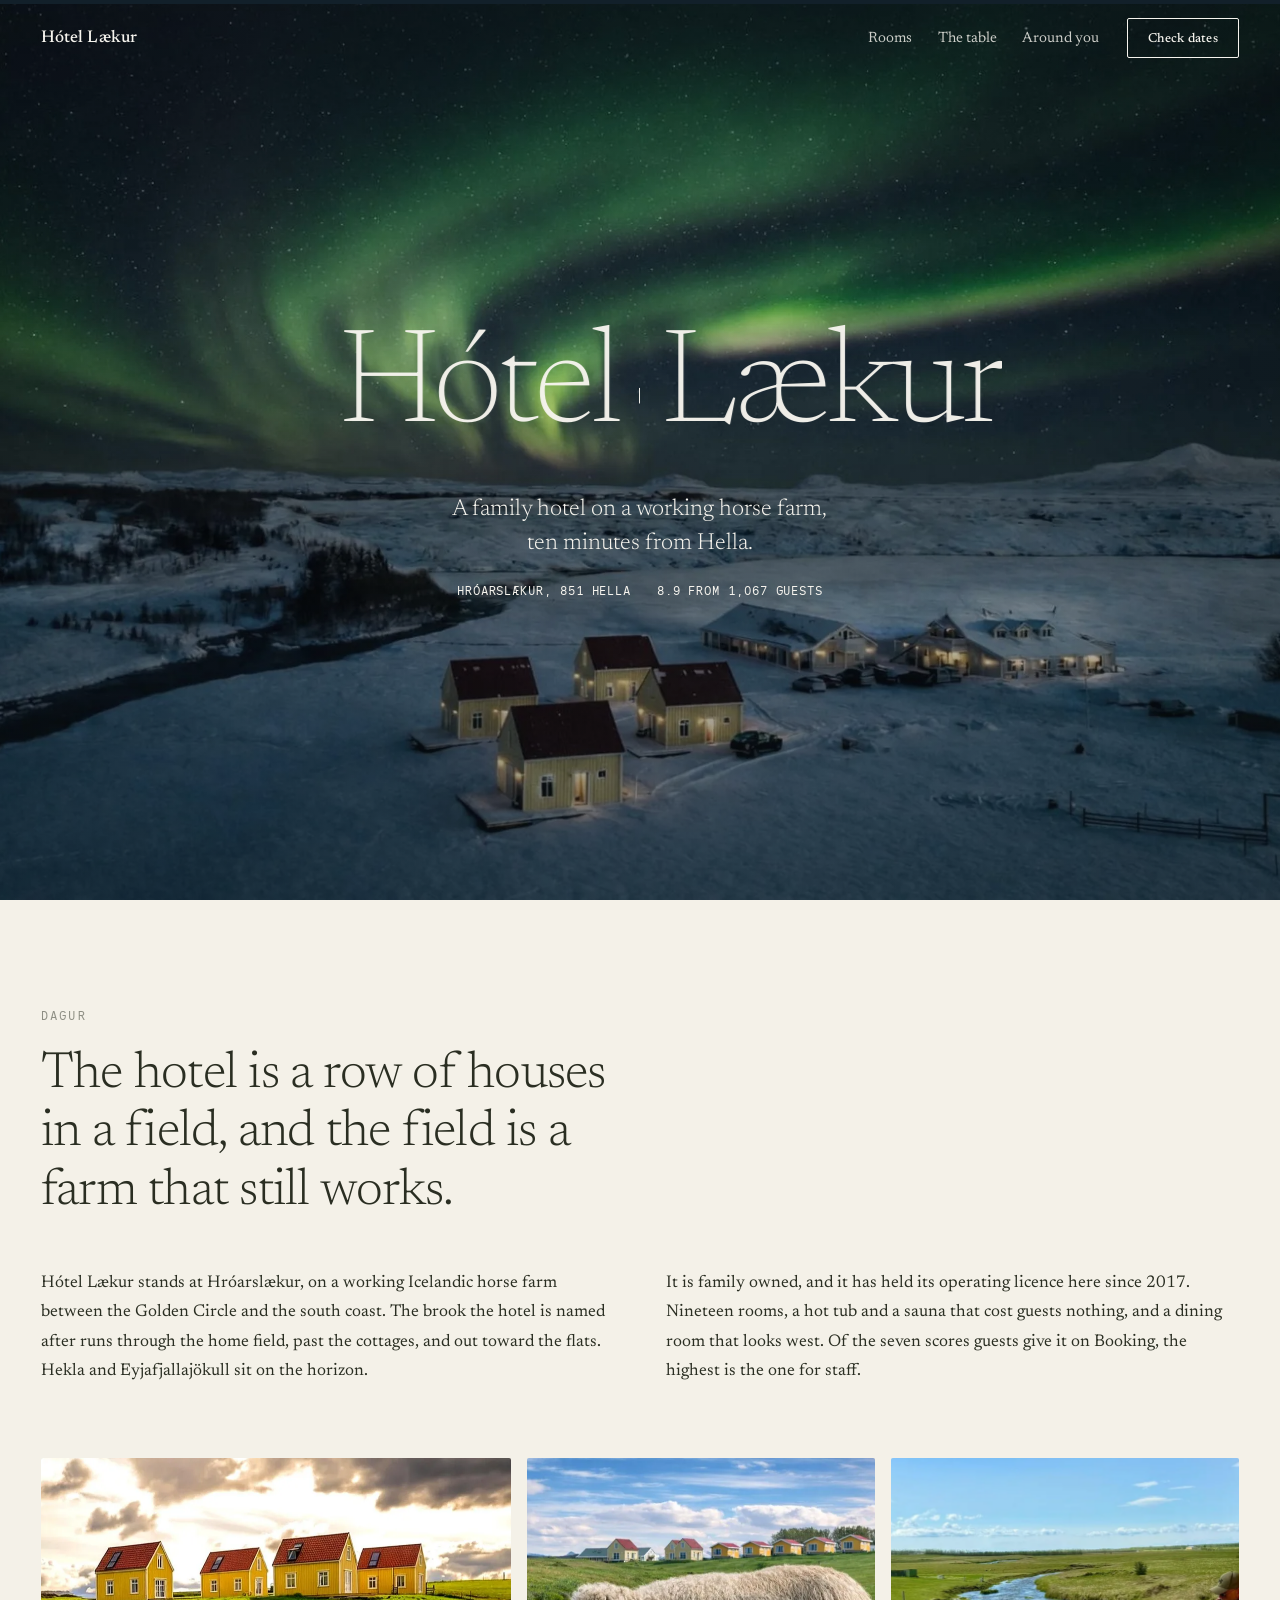
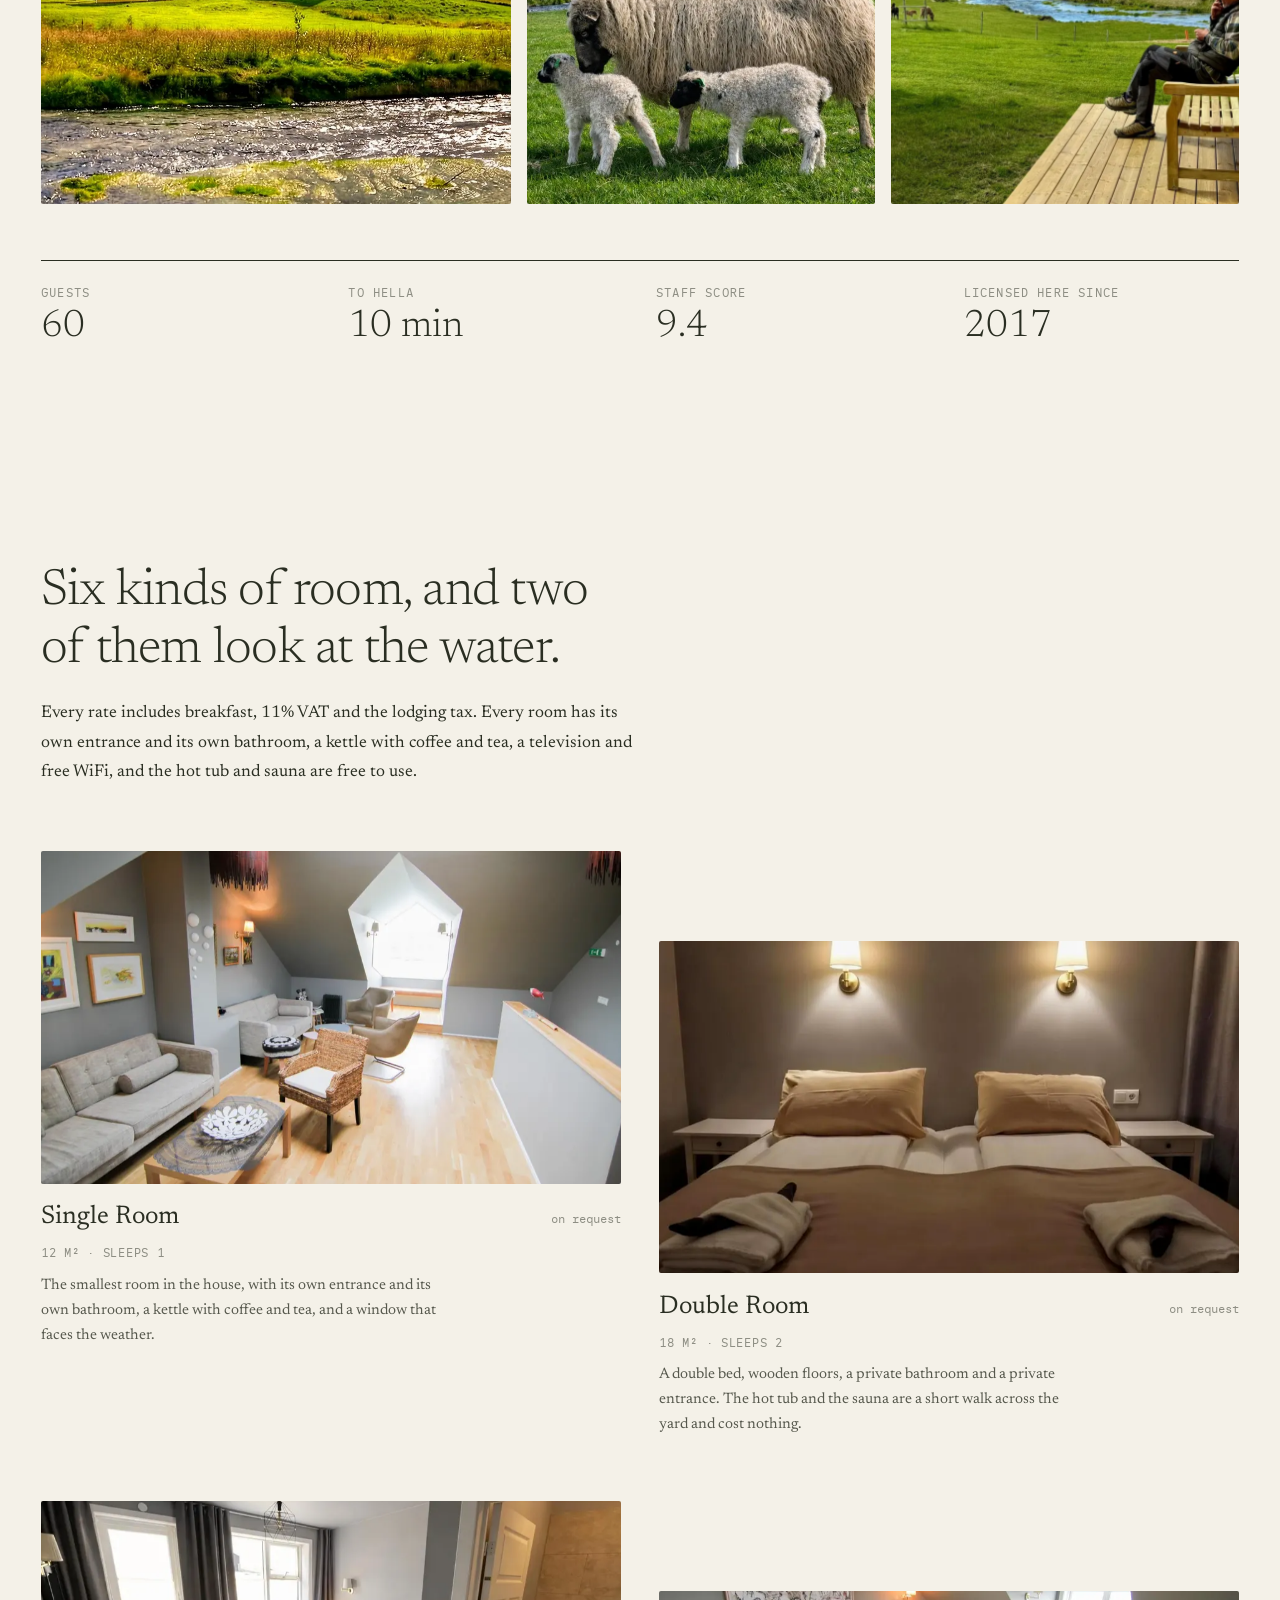
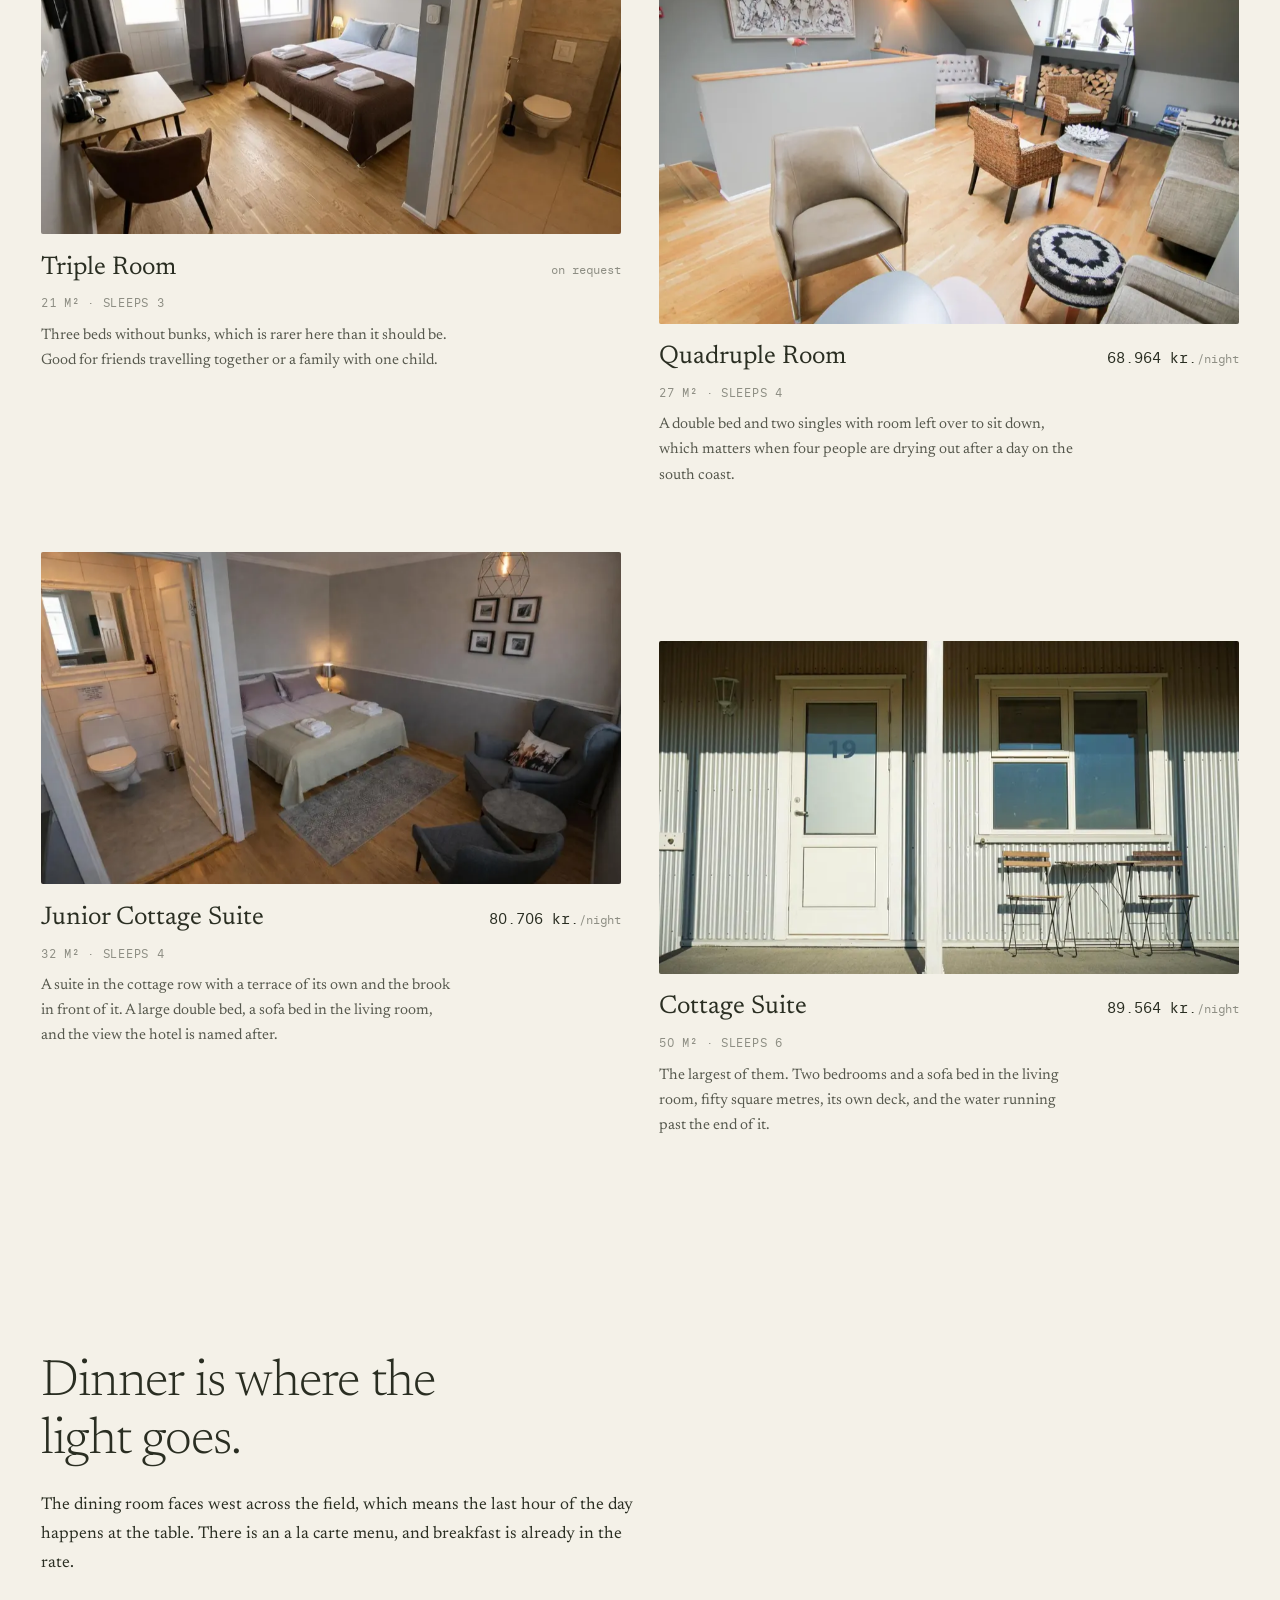
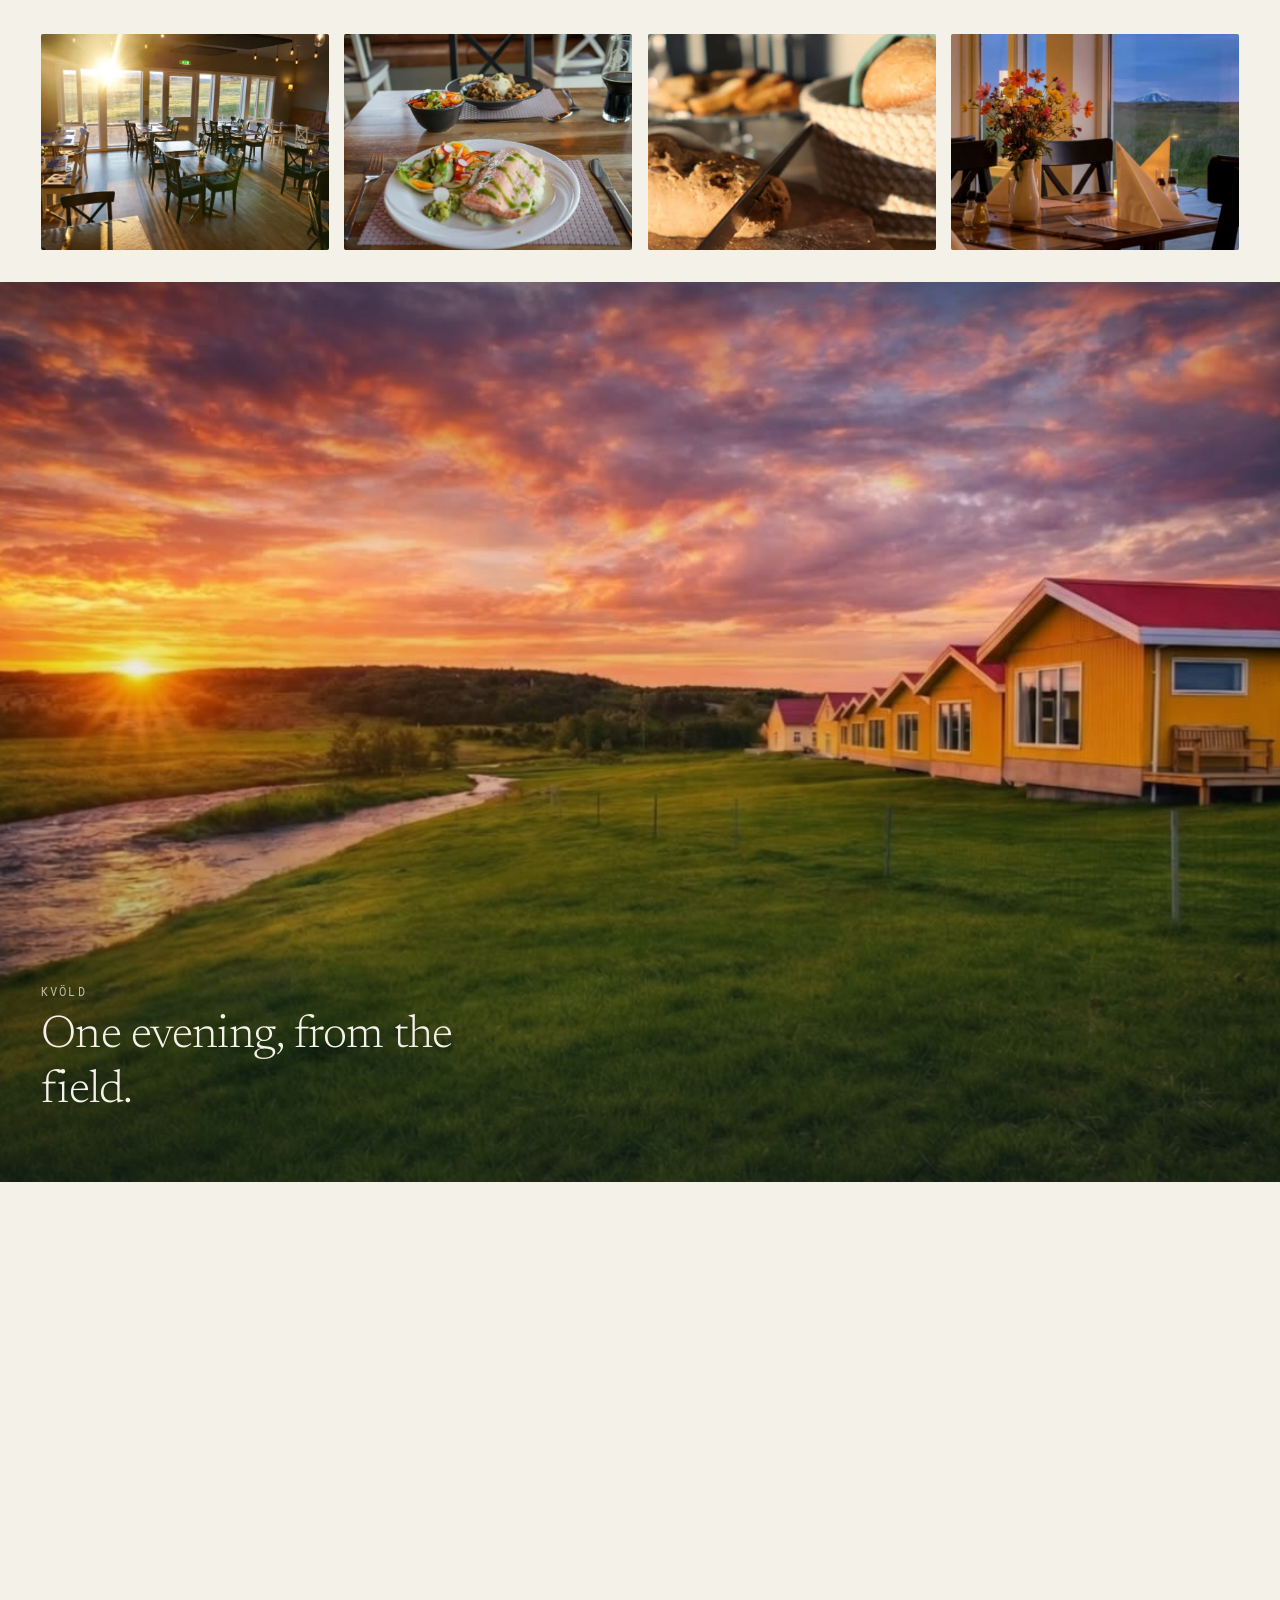
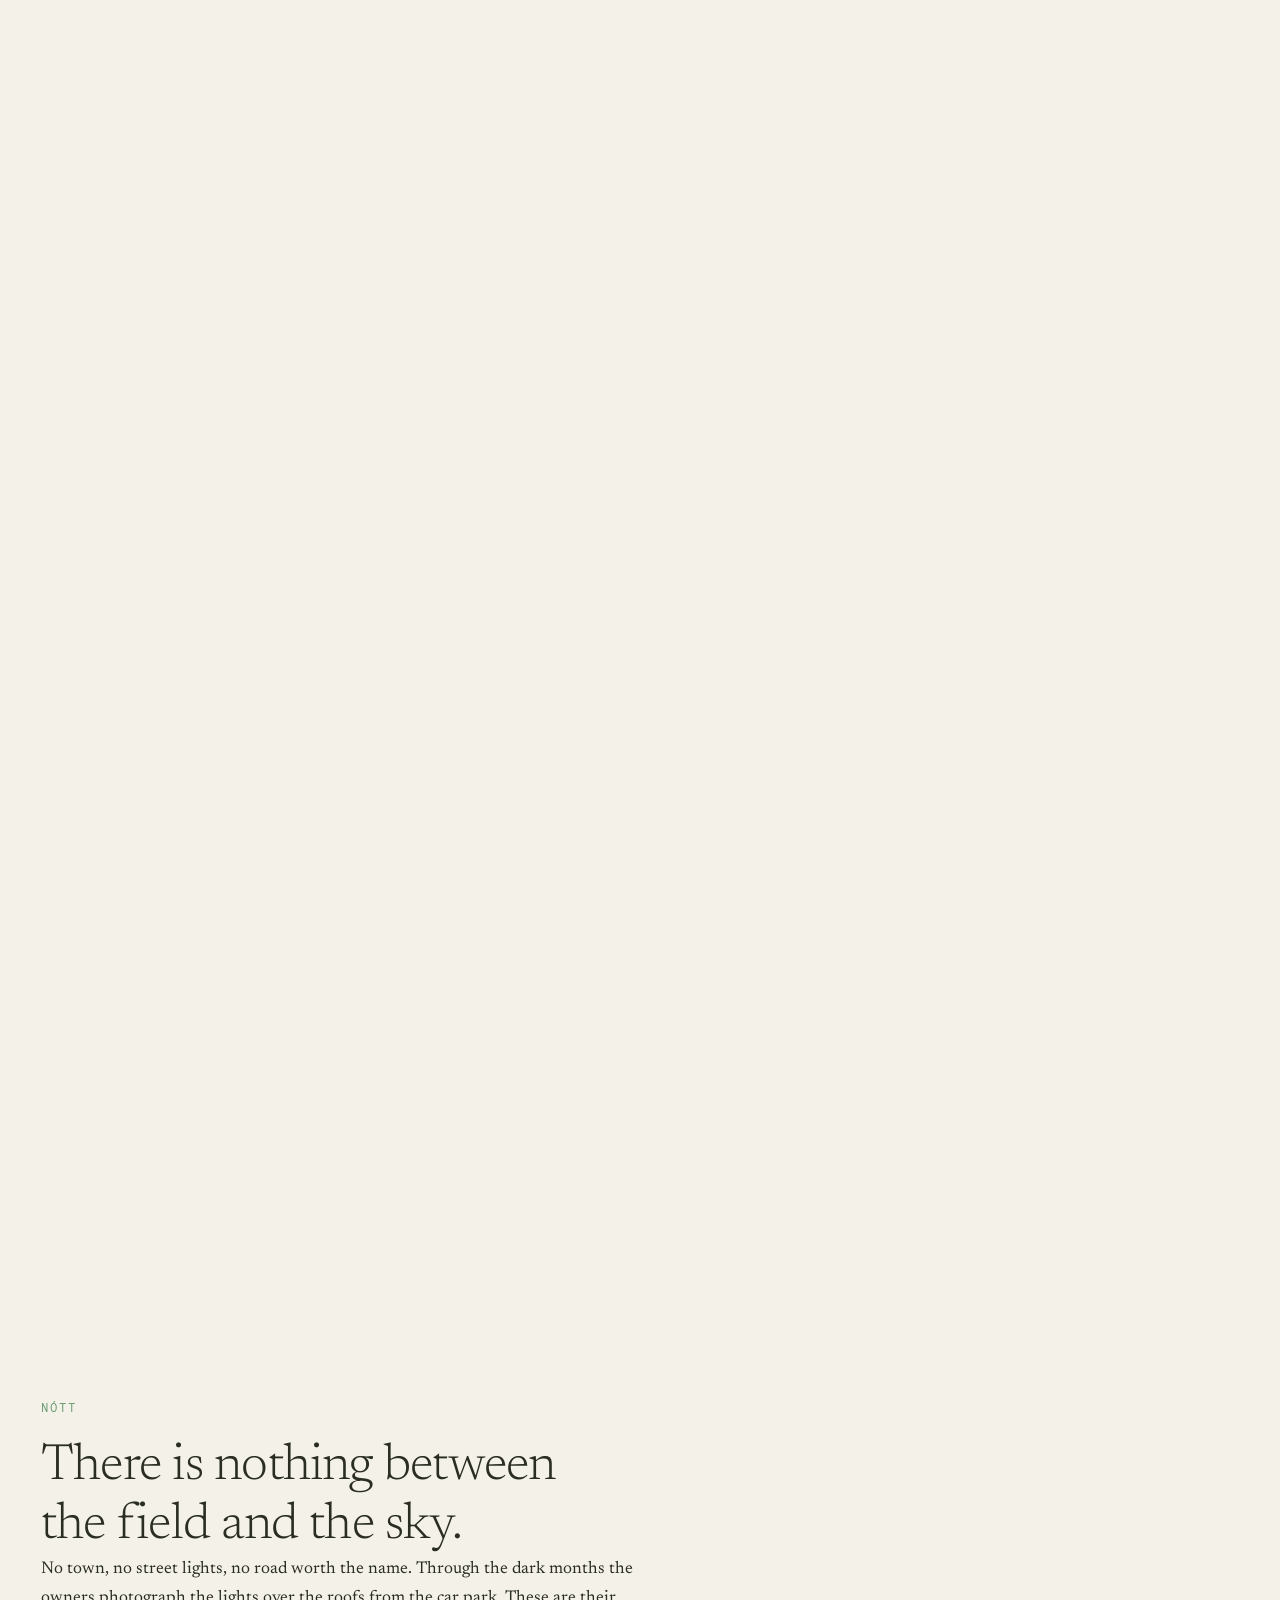
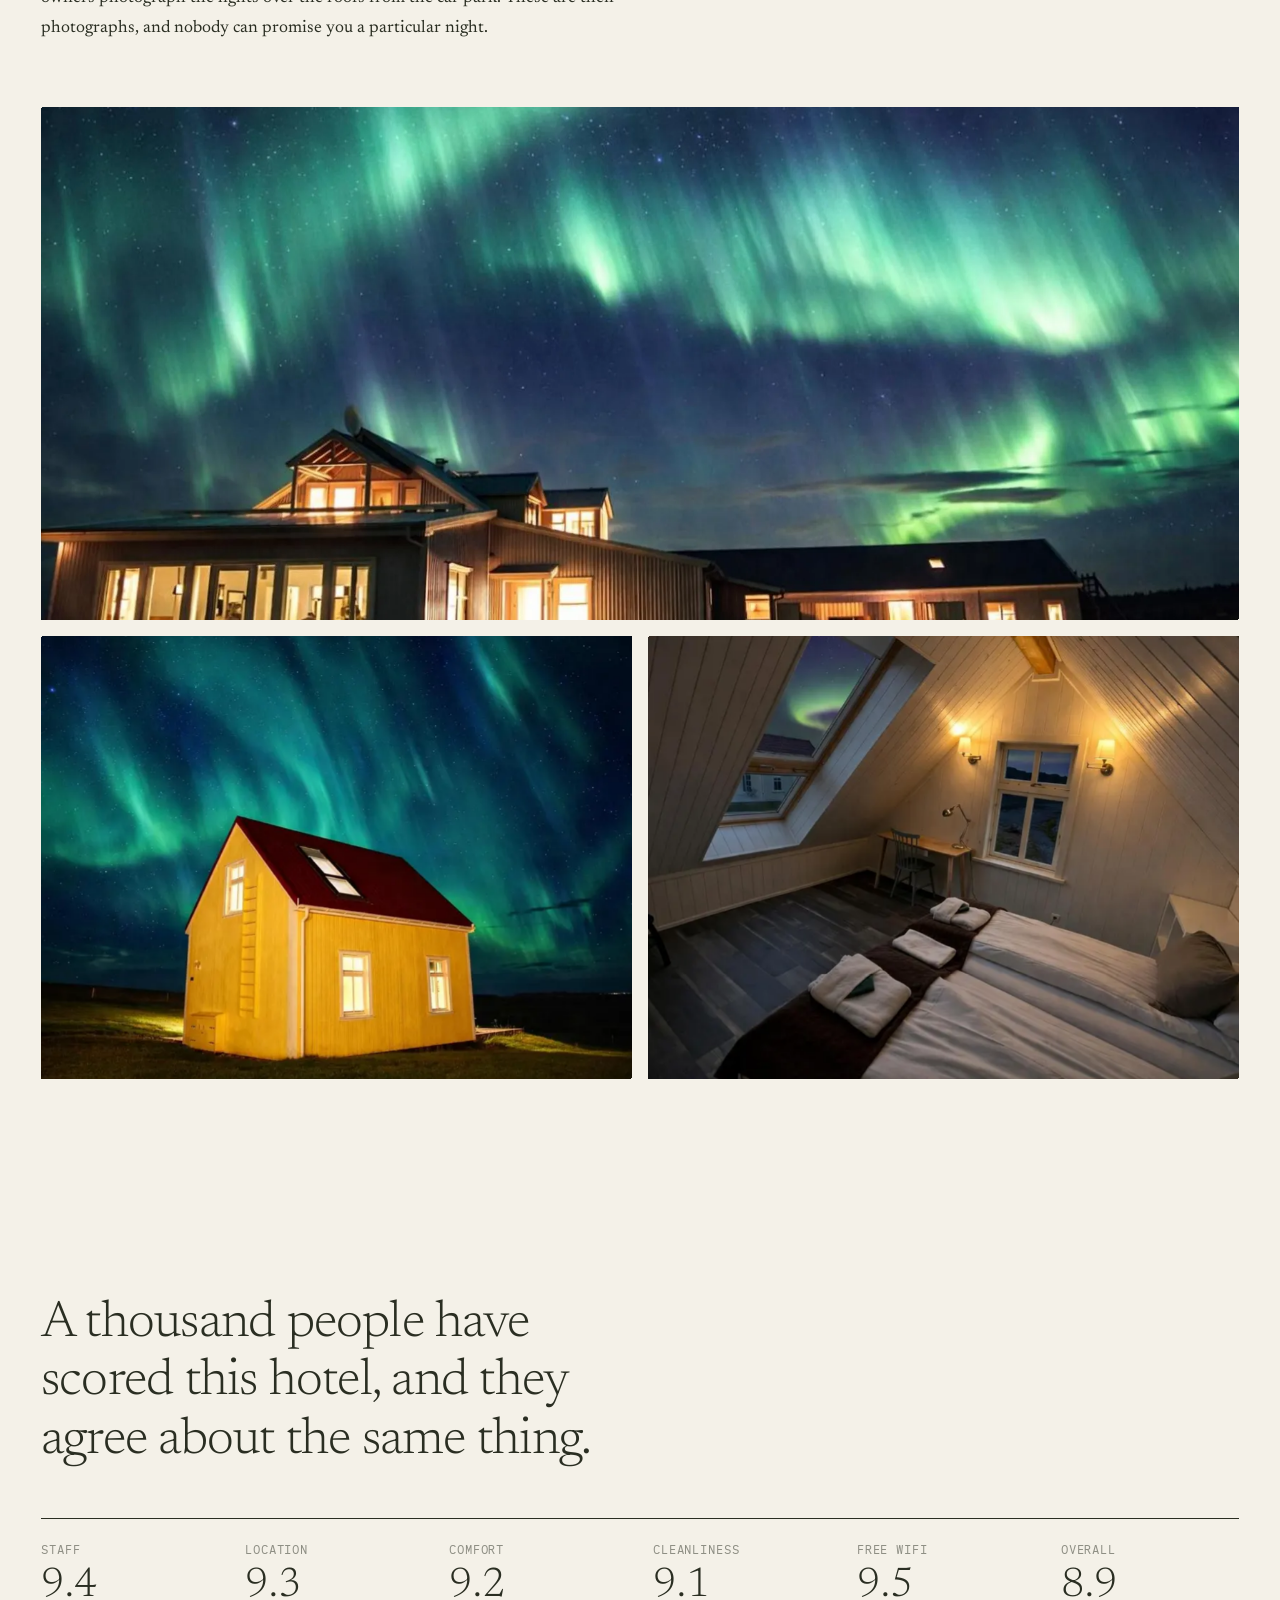
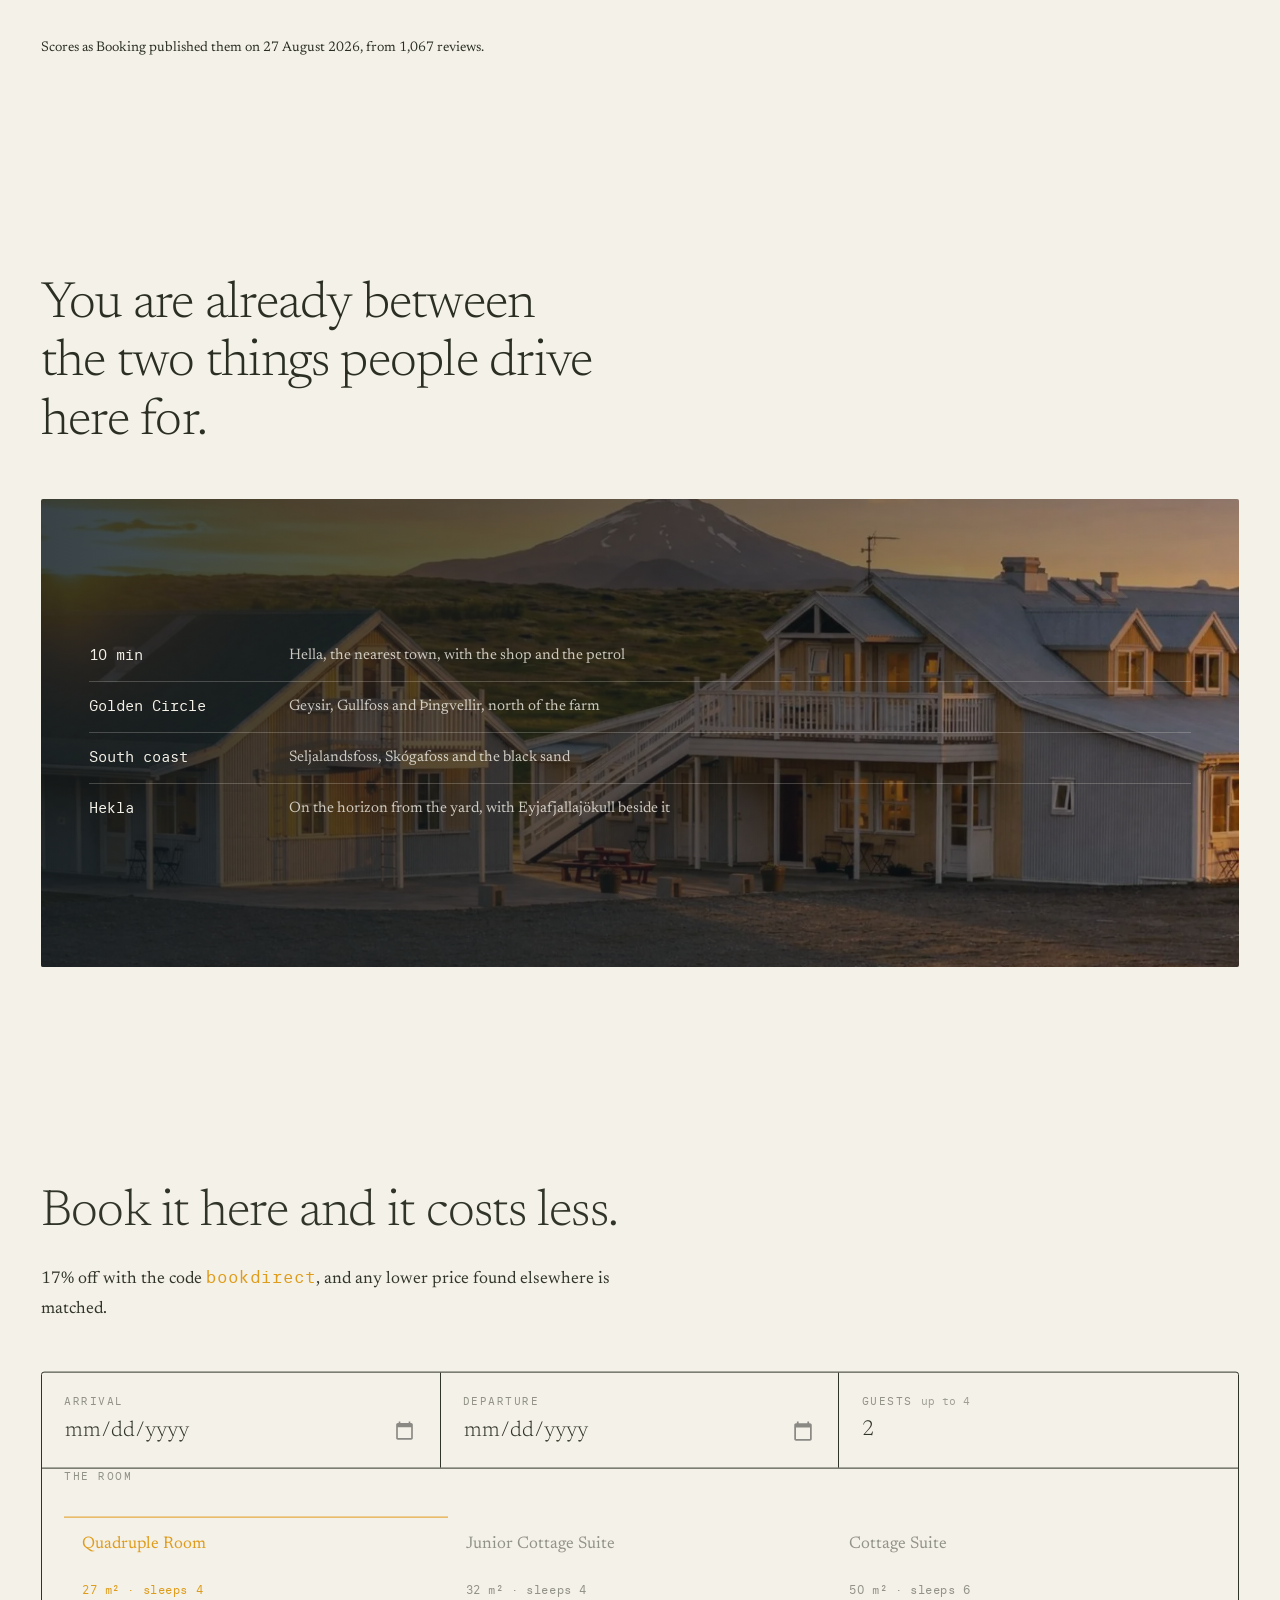
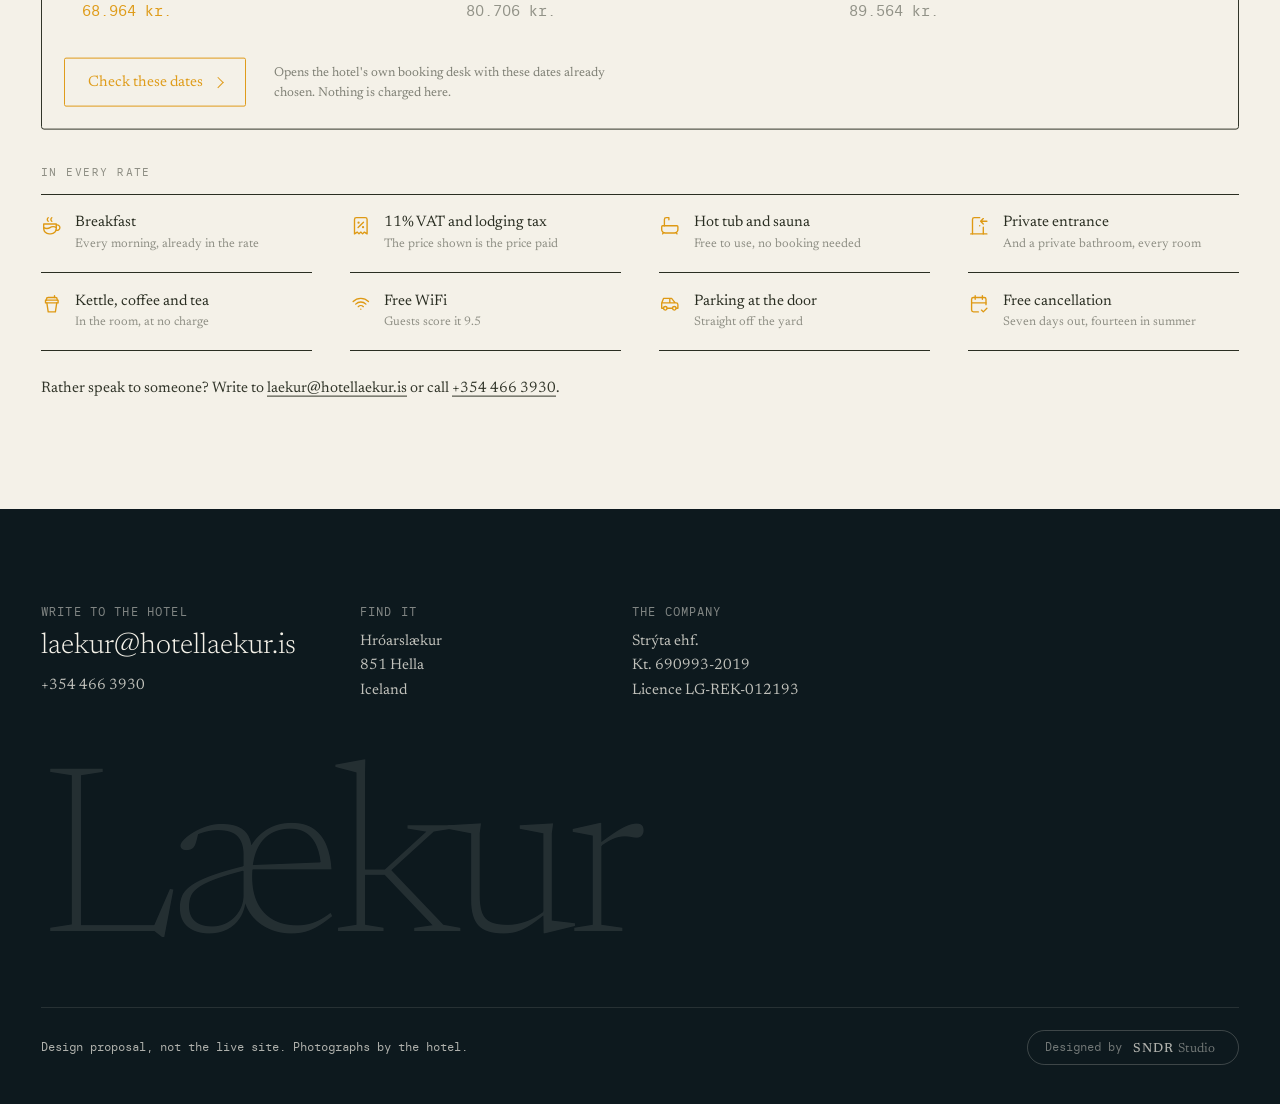
<file: index.html>
<!doctype html>
<html lang="en">
<head>
<meta charset="utf-8">
<meta name="viewport" content="width=device-width, initial-scale=1, viewport-fit=cover">
<title>Hótel Lækur · A family hotel on a horse farm under Hekla, south Iceland</title>
<meta name="description" content="A family-run hotel of nineteen rooms on a working Icelandic horse farm at Hróarslækur, ten minutes from Hella, between the Golden Circle and the south coast. Hot tub, sauna, a restaurant, and Hekla on the horizon.">
<meta name="robots" content="noindex, nofollow">
<meta name="theme-color" content="#12202A" id="themeColor">
<meta name="color-scheme" content="light">
<link rel="icon" type="image/png" sizes="32x32" href="assets/img/favicon-32.png">
<link rel="apple-touch-icon" href="assets/img/favicon-180.png">
<link rel="preload" href="assets/fonts/Newsreader-200.woff2" as="font" type="font/woff2" crossorigin>
<link rel="preload" href="assets/fonts/Newsreader-400.woff2" as="font" type="font/woff2" crossorigin>
<link rel="preload" as="image" href="assets/img/aurora-wide.webp" fetchpriority="high"
  imagesrcset="assets/img/aurora-wide-sm.webp 1000w, assets/img/aurora-wide.webp 2000w" imagesizes="100vw">
<meta property="og:type" content="website">
<meta property="og:title" content="Hótel Lækur · A family hotel on a horse farm under Hekla">
<meta property="og:description" content="Nineteen rooms on a working horse farm at Hróarslækur, south Iceland. Hot tub, sauna, a restaurant, and the northern lights over the field.">
<meta property="og:image" content="assets/img/aurora-wide.webp">
<meta property="og:locale" content="en_GB">
<link rel="stylesheet" href="styles.css?v=b000f696">

<!-- Every figure on this page traces to one of: the property's own Booking page and its
     availability table (read 2026-08-27), hotellaekur.is, or the rekstrarleyfi register
     (licence LG-REK-012193, Strýta ehf. kt. 690993-2019). Nothing is inferred. -->
<script type="application/ld+json">
{
  "@context": "https://schema.org",
  "@type": "Hotel",
  "name": "Hótel Lækur",
  "description": "A family-run hotel on a working Icelandic horse farm at Hróarslækur, between the Golden Circle and the south coast.",
  "address": { "@type": "PostalAddress", "streetAddress": "Hróarslækur", "postalCode": "851", "addressLocality": "Hella", "addressRegion": "South Iceland", "addressCountry": "IS" },
  "email": "laekur@hotellaekur.is",
  "telephone": "+354 466 3930",
  "aggregateRating": { "@type": "AggregateRating", "ratingValue": "8.9", "bestRating": "10", "reviewCount": "1067" },
  "petsAllowed": false,
  "amenityFeature": [
    { "@type": "LocationFeatureSpecification", "name": "Hot tub", "value": true },
    { "@type": "LocationFeatureSpecification", "name": "Sauna", "value": true },
    { "@type": "LocationFeatureSpecification", "name": "Restaurant", "value": true },
    { "@type": "LocationFeatureSpecification", "name": "Free WiFi", "value": true }
  ]
}
</script>
<script type="application/ld+json">
{
  "@context": "https://schema.org",
  "@type": "FAQPage",
  "mainEntity": [
    { "@type": "Question", "name": "Where is Hótel Lækur?",
      "acceptedAnswer": { "@type": "Answer", "text": "At Hróarslækur, 851 Hella, in south Iceland. Ten minutes by car from Hella, between the Golden Circle and the south coast, with Hekla and Eyjafjallajökull on the horizon." } },
    { "@type": "Question", "name": "Is breakfast included?",
      "acceptedAnswer": { "@type": "Answer", "text": "Yes. Every rate on the hotel's own site includes breakfast, 11% VAT and the lodging tax." } },
    { "@type": "Question", "name": "Is there a hot tub and a sauna?",
      "acceptedAnswer": { "@type": "Answer", "text": "Yes, and both are free for guests. Every room also has a private entrance and private facilities, a television, free WiFi, a kettle and complimentary coffee and tea." } },
    { "@type": "Question", "name": "Can the northern lights be seen from the hotel?",
      "acceptedAnswer": { "@type": "Answer", "text": "The hotel stands in open farmland with no town lights nearby, and the owners photograph the aurora over the cottages through the dark months. Nobody can promise an appearance on a given night." } }
  ]
}
</script>
</head>

<!-- at-hero ships in the MARKUP: the page always opens on the hero, and Safari
     samples the status-strip colour at first paint, long before app.js can add
     the class. syncHero() only ever corrects it from here. -->
<body class="is-loading at-hero" data-ground="day">

<a class="skip" href="#main">Skip to content</a>

<!-- Safari 26 ignores theme-color and samples a fixed top-edge element's background-color
     instead. The ground inverts mid-page here, so the strip needs a real element. -->
<div class="tintplate" aria-hidden="true"></div>

<!-- The loader rehearses the signature: a seam draws down the middle as the page
     loads, then the screen parts along it, and the wordmark then opens out of its
     own rule in the same gesture. Gated on html.js so no-JS never sees it. -->
<div class="loader" id="loader" aria-hidden="true">
  <div class="loader_half loader_half--l"></div>
  <div class="loader_half loader_half--r"></div>
  <span class="loader_seam" id="loaderSeam"></span>
  <span class="loader_place" id="loaderPlace">Hróarslækur · 851 Hella</span>
</div>

<header class="chrome" id="chrome">
  <div class="wrap chrome_in">
    <a class="chrome_mark" href="#top" aria-label="Hótel Lækur, back to top">Hótel Lækur</a>
    <nav class="chrome_nav" aria-label="Main">
      <a href="#rooms">Rooms</a>
      <a href="#table">The table</a>
      <a href="#around">Around you</a>
    </nav>
    <a class="chrome_book" href="#book">Check dates</a>
    <button class="chrome_burger" id="burger" aria-expanded="false" aria-controls="panel" aria-label="Menu"><i></i><i></i></button>
  </div>
</header>

<div class="panel" id="panel" aria-hidden="true">
  <nav class="panel_nav" aria-label="Menu">
    <a href="#farm">The farm</a>
    <a href="#rooms">Rooms</a>
    <a href="#table">The table</a>
    <a href="#evening">The evening</a>
    <a href="#around">Around you</a>
    <a class="is-cta" href="#book">Check dates</a>
  </nav>
  <div class="panel_foot">
    <a href="mailto:laekur@hotellaekur.is">laekur@hotellaekur.is</a>
    <a href="tel:+3544663930">+354 466 3930</a>
    <span>Hróarslækur, 851 Hella</span>
  </div>
</div>

<main id="main">

  <!-- ============ HERO ============ -->
  <section class="hero" id="top">
    <div class="hero_media">
      <img src="assets/img/aurora-wide.webp" srcset="assets/img/aurora-wide-sm.webp 1000w, assets/img/aurora-wide.webp 2000w"
        sizes="100vw" alt="The northern lights over the lit cottages of Hótel Lækur in winter" fetchpriority="high">
      <div class="hero_scrim" aria-hidden="true"></div>
    </div>
    <div class="wrap hero_in">
      <h1 class="wm" id="wm">
        <span class="wm_row">
          <span class="wm_word wm_l" id="wmL">Hótel</span><span class="wm_rule" id="wmRule" aria-hidden="true"></span><span class="wm_word wm_r" id="wmR">Lækur</span>
        </span>
      </h1>
      <p class="hero_sub">A family hotel on a working horse farm, ten minutes from Hella.</p>
      <p class="hero_meta fig"><span>Hróarslækur, 851 Hella</span><span>8.9 from 1,067 guests</span></p>
    </div>
  </section>

  <!-- ============ 1 · THE FARM ============ -->
  <section class="farm wrap" id="farm">
    <p class="phase">Dagur</p>
    <h2 class="h2 lines">The hotel is a row of houses in a field, and the field is a farm that still works.</h2>
    <div class="farm_cols">
      <p class="copy">Hótel Lækur stands at Hróarslækur, on a working Icelandic horse farm between the
        Golden Circle and the south coast. The brook the hotel is named after runs through the home field,
        past the cottages, and out toward the flats. Hekla and Eyjafjallajökull sit on the horizon.</p>
      <p class="copy">It is family owned, and it has held its operating licence here since 2017. Nineteen
        rooms, a hot tub and a sauna that cost guests nothing, and a dining room that looks west. Of the
        seven scores guests give it on Booking, the highest is the one for staff.</p>
    </div>
    <div class="farm_grid">
      <figure class="frame f-tall"><img src="assets/img/cottages-brook.webp" srcset="assets/img/cottages-brook-sm.webp 1000w, assets/img/cottages-brook.webp 2000w" sizes="(max-width:860px) 100vw, 46vw" alt="The yellow cottages with red roofs beside the brook in summer" loading="lazy"></figure>
      <figure class="frame"><img src="assets/img/sheep.webp" srcset="assets/img/sheep-sm.webp 1000w, assets/img/sheep.webp 2000w" sizes="(max-width:860px) 100vw, 30vw" alt="A ewe and two lambs in the home field" loading="lazy"></figure>
      <figure class="frame"><img src="assets/img/deck-brook.webp" srcset="assets/img/deck-brook-sm.webp 1000w, assets/img/deck-brook.webp 2000w" sizes="(max-width:860px) 100vw, 30vw" alt="A guest sitting on a deck looking out over the brook and the horses" loading="lazy"></figure>
    </div>
    <dl class="facts">
      <div><dt>Guests</dt><dd class="fig">60</dd></div>
      <div><dt>To Hella</dt><dd class="fig">10 min</dd></div>
      <div><dt>Staff score</dt><dd class="fig">9.4</dd></div>
      <div><dt>Licensed here since</dt><dd class="fig">2017</dd></div>
    </dl>
  </section>

  <!-- ============ 2 · ROOMS ============ -->
  <section class="rooms wrap" id="rooms">
    <h2 class="h2 lines">Six kinds of room, and two of them look at the water.</h2>
    <p class="copy rooms_note">Every rate includes breakfast, 11% VAT and the lodging tax. Every room has
      its own entrance and its own bathroom, a kettle with coffee and tea, a television and free WiFi, and
      the hot tub and sauna are free to use.</p>
    <div class="roomlist" id="roomlist"></div>
  </section>

  <!-- ============ 3 · THE TABLE ============ -->
  <section class="table" id="table">
    <div class="wrap table_head">
      <h2 class="h2 lines">Dinner is where the light goes.</h2>
      <p class="copy">The dining room faces west across the field, which means the last hour of the day
        happens at the table. There is an a la carte menu, and breakfast is already in the rate.</p>
    </div>
    <div class="table_strip">
      <figure class="frame"><img src="assets/img/dining-gold.webp" srcset="assets/img/dining-gold-sm.webp 1000w, assets/img/dining-gold.webp 2000w" sizes="(max-width:860px) 86vw, 44vw" alt="The dining room in low evening sun" loading="lazy"></figure>
      <figure class="frame"><img src="assets/img/plate.webp" srcset="assets/img/plate-sm.webp 1000w, assets/img/plate.webp 2000w" sizes="(max-width:860px) 70vw, 26vw" alt="A plated main course" loading="lazy"></figure>
      <figure class="frame"><img src="assets/img/bread.webp" srcset="assets/img/bread-sm.webp 1000w, assets/img/bread.webp 2000w" sizes="(max-width:860px) 70vw, 26vw" alt="Baskets of bread at breakfast" loading="lazy"></figure>
      <figure class="frame"><img src="assets/img/dining-flowers.webp" srcset="assets/img/dining-flowers-sm.webp 1000w, assets/img/dining-flowers.webp 2000w" sizes="(max-width:860px) 70vw, 26vw" alt="A laid table with flowers and the mountain through the window" loading="lazy"></figure>
    </div>
  </section>

  <!-- ============ 4 · THE EVENING · the pinned film ============ -->
  <section class="film" id="evening">
    <div class="film_pin">
      <canvas class="film_canvas" id="filmCanvas" aria-hidden="true"></canvas>
      <img class="film_poster" id="filmPoster" src="assets/img/film-day.webp" alt="The sun setting over the brook and the cottages at Hótel Lækur">
      <div class="film_veil" aria-hidden="true"></div>
      <div class="wrap film_type">
        <p class="phase film_phase" id="filmPhase">Kvöld</p>
        <p class="film_line">One evening, from the field.</p>
      </div>
    </div>
    <div class="film_scroll" aria-hidden="true"></div>
  </section>

  <!-- ============ 5 · THE NIGHT ============ -->
  <section class="night wrap" id="night">
    <p class="phase is-aurora">Nótt</p>
    <h2 class="h2 lines">There is nothing between the field and the sky.</h2>
    <p class="copy">No town, no street lights, no road worth the name. Through the dark months the owners
      photograph the lights over the roofs from the car park. These are their photographs, and nobody can
      promise you a particular night.</p>
    <div class="night_grid">
      <figure class="frame f-wide"><img src="assets/img/aurora-lodge.webp" srcset="assets/img/aurora-lodge-sm.webp 1000w, assets/img/aurora-lodge.webp 2000w" sizes="100vw" alt="The northern lights over the lodge and the restaurant" loading="lazy"></figure>
      <figure class="frame"><img src="assets/img/aurora-cottage.webp" srcset="assets/img/aurora-cottage-sm.webp 1000w, assets/img/aurora-cottage.webp 2000w" sizes="(max-width:860px) 100vw, 46vw" alt="Aurora above a single yellow cottage with a red roof" loading="lazy"></figure>
      <figure class="frame"><img src="assets/img/aurora-skylight.webp" srcset="assets/img/aurora-skylight-sm.webp 1000w, assets/img/aurora-skylight.webp 2000w" sizes="(max-width:860px) 100vw, 46vw" alt="The northern lights seen through the skylight of an attic room" loading="lazy"></figure>
    </div>
  </section>

  <!-- ============ 6 · GUEST VOICES ============ -->
  <section class="voices wrap" id="voices">
    <h2 class="h2 lines">A thousand people have scored this hotel, and they agree about the same thing.</h2>
    <dl class="scores">
      <div><dt>Staff</dt><dd class="fig">9.4</dd></div>
      <div><dt>Location</dt><dd class="fig">9.3</dd></div>
      <div><dt>Comfort</dt><dd class="fig">9.2</dd></div>
      <div><dt>Cleanliness</dt><dd class="fig">9.1</dd></div>
      <div><dt>Free WiFi</dt><dd class="fig">9.5</dd></div>
      <div><dt>Overall</dt><dd class="fig">8.9</dd></div>
    </dl>
    <p class="copy voices_note">Scores as Booking published them on 27 August 2026, from 1,067 reviews.</p>
  </section>

  <!-- ============ 7 · AROUND YOU ============ -->
  <section class="around wrap" id="around">
    <h2 class="h2 lines">You are already between the two things people drive here for.</h2>
    <div class="idx">
      <img class="idx_bg" src="assets/img/sunset-lodge.webp" srcset="assets/img/sunset-lodge-sm.webp 1000w, assets/img/sunset-lodge.webp 2000w" sizes="100vw" alt="The lodge at golden hour with Hekla behind it" loading="lazy">
      <dl class="idx_list">
        <div><dt class="fig">10 min</dt><dd>Hella, the nearest town, with the shop and the petrol</dd></div>
        <div><dt class="fig">Golden Circle</dt><dd>Geysir, Gullfoss and Þingvellir, north of the farm</dd></div>
        <div><dt class="fig">South coast</dt><dd>Seljalandsfoss, Skógafoss and the black sand</dd></div>
        <div><dt class="fig">Hekla</dt><dd>On the horizon from the yard, with Eyjafjallajökull beside it</dd></div>
      </dl>
    </div>
  </section>

  <!-- ============ 8 · BOOK ============ -->
  <section class="book wrap" id="book">
    <div class="book_head">
      <h2 class="h2 lines">Book it here and it costs less.</h2>
      <p class="copy">17% off with the code <strong class="fig">bookdirect</strong>, and any lower
        price found elsewhere is matched.</p>
    </div>
    <form class="bk" id="bkForm" novalidate>
      <div class="bk_row bk_row--when">
        <div class="bk_cell">
          <label class="bk_lab" for="bkIn">Arrival</label>
          <input class="bk_input" id="bkIn" type="date" required>
        </div>
        <div class="bk_cell">
          <label class="bk_lab" for="bkOut">Departure</label>
          <input class="bk_input" id="bkOut" type="date" required>
        </div>
        <div class="bk_cell">
          <label class="bk_lab" for="bkGuests">Guests <span class="bk_opt" id="bkCap">up to 4</span></label>
          <input class="bk_input" id="bkGuests" type="number" min="1" max="4" value="2" inputmode="numeric" required>
        </div>
      </div>

      <fieldset class="bk_row bk_row--room">
        <legend class="bk_lab">The room</legend>
        <div class="bk_pills" id="bkPills"></div>
      </fieldset>

      <div class="bk_row bk_row--sum" id="bkOutBox" hidden>
        <div class="bk_sum">
          <span class="bk_sum-l" id="bkSumTitle"></span>
          <span class="bk_sum-s" id="bkSumNote"></span>
        </div>
        <div class="bk_price">
          <span class="bk_price-n fig" id="bkPrice"></span>
          <span class="bk_price-s" id="bkPriceSub"></span>
        </div>
      </div>

      <p class="bk_err" id="bkErr" role="alert" hidden></p>

      <div class="bk_row bk_row--act">
        <button class="btn" id="bkGo" type="submit">Check these dates</button>
        <p class="bk_note">Opens the hotel's own booking desk with these dates already chosen.
          Nothing is charged here.</p>
      </div>
    </form>

    <div class="incl">
      <p class="bk_lab incl_lab">In every rate</p>
      <ul class="incl_list">
        <li class="incl_item">
          <svg class="incl_ico" viewBox="0 0 24 24" fill="none" stroke="currentColor" stroke-width="1.5" stroke-linecap="round" stroke-linejoin="round" aria-hidden="true"><path d="M3 14c.83 .642 2.077 1.017 3.5 1c1.423 .017 2.67 -.358 3.5 -1c.83 -.642 2.077 -1.017 3.5 -1c1.423 -.017 2.67 .358 3.5 1" /> <path d="M8 3a2.4 2.4 0 0 0 -1 2a2.4 2.4 0 0 0 1 2" /> <path d="M12 3a2.4 2.4 0 0 0 -1 2a2.4 2.4 0 0 0 1 2" /> <path d="M3 10h14v5a6 6 0 0 1 -6 6h-2a6 6 0 0 1 -6 -6v-5z" /> <path d="M16.746 16.726a3 3 0 1 0 .252 -5.555" /></svg>
          <span class="incl_t">Breakfast</span>
          <span class="incl_d">Every morning, already in the rate</span>
        </li>
        <li class="incl_item">
          <svg class="incl_ico" viewBox="0 0 24 24" fill="none" stroke="currentColor" stroke-width="1.5" stroke-linecap="round" stroke-linejoin="round" aria-hidden="true"><path d="M9 14l6 -6" /> <circle cx="9.5" cy="8.5" r=".5" fill="currentColor" /> <circle cx="14.5" cy="13.5" r=".5" fill="currentColor" /> <path d="M5 21v-16a2 2 0 0 1 2 -2h10a2 2 0 0 1 2 2v16l-3 -2l-2 2l-2 -2l-2 2l-2 -2l-3 2" /></svg>
          <span class="incl_t">11% VAT and lodging tax</span>
          <span class="incl_d">The price shown is the price paid</span>
        </li>
        <li class="incl_item">
          <svg class="incl_ico" viewBox="0 0 24 24" fill="none" stroke="currentColor" stroke-width="1.5" stroke-linecap="round" stroke-linejoin="round" aria-hidden="true"><path d="M4 12h16a1 1 0 0 1 1 1v3a4 4 0 0 1 -4 4h-10a4 4 0 0 1 -4 -4v-3a1 1 0 0 1 1 -1z" /> <path d="M6 12v-7a2 2 0 0 1 2 -2h3v2.25" /> <path d="M4 21l1 -1.5" /> <path d="M20 21l-1 -1.5" /></svg>
          <span class="incl_t">Hot tub and sauna</span>
          <span class="incl_d">Free to use, no booking needed</span>
        </li>
        <li class="incl_item">
          <svg class="incl_ico" viewBox="0 0 24 24" fill="none" stroke="currentColor" stroke-width="1.5" stroke-linecap="round" stroke-linejoin="round" aria-hidden="true"><path d="M13 12v.01" /> <path d="M3 21h18" /> <path d="M5 21v-16a2 2 0 0 1 2 -2h6m4 10.5v7.5" /> <path d="M21 7h-7m3 -3l-3 3l3 3" /></svg>
          <span class="incl_t">Private entrance</span>
          <span class="incl_d">And a private bathroom, every room</span>
        </li>
        <li class="incl_item">
          <svg class="incl_ico" viewBox="0 0 24 24" fill="none" stroke="currentColor" stroke-width="1.5" stroke-linecap="round" stroke-linejoin="round" aria-hidden="true"><path d="M5 11h14v-3h-14z" /> <path d="M17.5 11l-1.5 10h-8l-1.5 -10" /> <path d="M6 8v-1a2 2 0 0 1 2 -2h8a2 2 0 0 1 2 2v1" /> <path d="M15 5v-2" /></svg>
          <span class="incl_t">Kettle, coffee and tea</span>
          <span class="incl_d">In the room, at no charge</span>
        </li>
        <li class="incl_item">
          <svg class="incl_ico" viewBox="0 0 24 24" fill="none" stroke="currentColor" stroke-width="1.5" stroke-linecap="round" stroke-linejoin="round" aria-hidden="true"><path d="M12 18l.01 0" /> <path d="M9.172 15.172a4 4 0 0 1 5.656 0" /> <path d="M6.343 12.343a8 8 0 0 1 11.314 0" /> <path d="M3.515 9.515c4.686 -4.687 12.284 -4.687 17 0" /></svg>
          <span class="incl_t">Free WiFi</span>
          <span class="incl_d">Guests score it 9.5</span>
        </li>
        <li class="incl_item">
          <svg class="incl_ico" viewBox="0 0 24 24" fill="none" stroke="currentColor" stroke-width="1.5" stroke-linecap="round" stroke-linejoin="round" aria-hidden="true"><path d="M7 17m-2 0a2 2 0 1 0 4 0a2 2 0 1 0 -4 0" /> <path d="M17 17m-2 0a2 2 0 1 0 4 0a2 2 0 1 0 -4 0" /> <path d="M5 17h-2v-6l2 -5h9l4 5h1a2 2 0 0 1 2 2v4h-2m-4 0h-6m-6 -6h15m-6 0v-5" /></svg>
          <span class="incl_t">Parking at the door</span>
          <span class="incl_d">Straight off the yard</span>
        </li>
        <li class="incl_item">
          <svg class="incl_ico" viewBox="0 0 24 24" fill="none" stroke="currentColor" stroke-width="1.5" stroke-linecap="round" stroke-linejoin="round" aria-hidden="true"><path d="M11.5 21h-5.5a2 2 0 0 1 -2 -2v-12a2 2 0 0 1 2 -2h12a2 2 0 0 1 2 2v6" /> <path d="M16 3v4" /> <path d="M8 3v4" /> <path d="M4 11h16" /> <path d="M15 19l2 2l4 -4" /></svg>
          <span class="incl_t">Free cancellation</span>
          <span class="incl_d">Seven days out, fourteen in summer</span>
        </li>
      </ul>
    </div>

    <p class="copy book_alt">Rather speak to someone? Write to
      <a href="mailto:laekur@hotellaekur.is">laekur@hotellaekur.is</a> or call
      <a href="tel:+3544663930">+354 466 3930</a>.</p>
  </section>
</main>

<footer class="foot" id="contact">
  <div class="wrap">
    <div class="foot_top">
      <div class="foot_col">
        <span class="foot_lab">Write to the hotel</span>
        <a class="foot_big" href="mailto:laekur@hotellaekur.is">laekur@hotellaekur.is</a>
        <a class="foot_val" href="tel:+3544663930">+354 466 3930</a>
      </div>
      <div class="foot_col">
        <span class="foot_lab">Find it</span>
        <span class="foot_val">Hróarslækur<br>851 Hella<br>Iceland</span>
      </div>
      <div class="foot_col">
        <span class="foot_lab">The company</span>
        <span class="foot_val">Strýta ehf.<br>Kt. 690993-2019<br>Licence LG-REK-012193</span>
      </div>
    </div>
    <p class="foot_word" aria-hidden="true">Lækur</p>
    <div class="foot_bot">
      <span>Design proposal, not the live site. Photographs by the hotel.</span>
      <a class="foot_credit" href="https://sndr-studio.pages.dev" rel="noopener">
        <span>Designed by</span>
        <svg class="foot_credit-mark" viewBox="0 0 120 24" role="img" aria-label="SNDR Studio">
          <text x="0" y="18" font-family="Newsreader, Georgia, serif" font-weight="500" font-size="18" letter-spacing="1.2" fill="currentColor">SNDR</text>
          <text x="62" y="18" font-family="Newsreader, Georgia, serif" font-size="18" fill="currentColor" opacity=".62">Studio</text>
        </svg>
      </a>
    </div>
  </div>
</footer>

<script src="assets/vendor/gsap.min.js"></script>
<script src="assets/vendor/ScrollTrigger.min.js"></script>
<script src="assets/vendor/lenis.min.js"></script>
<script src="app.js?v=77bf8f5b"></script>
</body>
</html>
</file>
<file: styles.css>
/* ==========================================================================
   HÓTEL LÆKUR · „Eitt kvöld"
   A Mirror House transplant. One master scroll lerps the ground from day to
   night through a single writer on :root; every section inherits. The film is
   a pre-decoded frame sequence on a canvas, never a scrubbed <video>.
   Palette quantised from the hotel's own photographs. See DESIGN.md.
   ========================================================================== */

/* Newsreader (SIL OFL, latin-ext — Þ Ð Æ Ö and every acute checked with fonttools
   before shipping). ExtraLight is the lightest cut that exists, so the wordmark
   asks for 200, not the 100 Ranade had. */
@font-face { font-family: 'Newsreader'; src: url('assets/fonts/Newsreader-200.woff2') format('woff2'); font-weight: 200; font-display: swap; }
@font-face { font-family: 'Newsreader'; src: url('assets/fonts/Newsreader-300.woff2') format('woff2'); font-weight: 300; font-display: swap; }
@font-face { font-family: 'Newsreader'; src: url('assets/fonts/Newsreader-400.woff2') format('woff2'); font-weight: 400; font-display: swap; }
@font-face { font-family: 'Newsreader'; src: url('assets/fonts/Newsreader-500.woff2') format('woff2'); font-weight: 500; font-display: swap; }
@font-face { font-family: 'Basier Mono'; src: url('assets/fonts/basier-mono.woff2') format('woff2'); font-weight: 400; font-display: swap; }

:root {
  /* sampled: see DESIGN.md §3 */
  --bone:   #F4F1E8;
  --field:  #5B6430;
  --dusk:   #AD6347;
  --night:  #0D191E;
  --aurora: #609467;
  --ember:  #DE9913;   /* THE accent: the light in their windows */

  /* the three the master scroll writes, day values as the resting state */
  --lk-c:    #F4F1E8;
  --lk-ink:  #2A2E22;
  --lk-soft: #E7E2D4;

  --sans: 'Newsreader', ui-serif, Georgia, serif;
  --mono: 'Basier Mono', ui-monospace, SFMono-Regular, monospace;

  --ease: cubic-bezier(.19, 1, .22, 1);
  --soft: cubic-bezier(.4, 0, .2, 1);

  --pad:  clamp(1.25rem, 3.2vw, 2.75rem);
  --wrap: 84rem;
  --chrome-h: 4.75rem;
}

* { box-sizing: border-box; margin: 0; padding: 0; }
/* clip, never hidden: overflow:hidden kills sticky */
html, body { overflow-x: clip; }
html { background: var(--night); scroll-behavior: auto; }
html.lenis, html.lenis body { height: auto; }
/* THE STATUS STRIP, FOR REAL THIS TIME.
   iOS Safari colours the strip from <body>'s background-color — a 4px fixed
   sampler plate at the top edge was simply never picked, measured on an
   iPhone 17. So the ground colour moves off body and onto <main>/<footer>,
   which is what actually needs painting, and body is left free to carry the
   strip's colour: the photograph's night sky over the hero, the ground
   everywhere else. Because main paints itself, body's colour is never visible
   on the page, so the swap at the hero's edge cannot flash. */
main, .foot { background-color: var(--lk-c); transition: background-color .1s linear; }
.hero { background-color: #12202A; }
body:not(.at-hero) { background-color: var(--lk-c); }
body {
  background: #12202A;
  color: var(--lk-ink);
  font: 400 1.0625rem/1.65 var(--sans);
  -webkit-font-smoothing: antialiased;
  -webkit-tap-highlight-color: transparent;
  transition: background-color .1s linear;
}
img { display: block; max-width: 100%; }
a { color: inherit; text-decoration: none; }
button { font: inherit; color: inherit; background: none; border: 0; cursor: pointer; }
a, button { touch-action: manipulation; }
[id] { scroll-margin-top: 6rem; }
:focus-visible { outline: 2px solid var(--ember); outline-offset: 3px; }
::selection { background: var(--ember); color: #1A1508; }

.wrap { width: min(100% - (var(--pad) * 2), var(--wrap)); margin-inline: auto; }
.fig { font-family: var(--mono); font-variant-numeric: tabular-nums; }

.skip {
  position: fixed; top: .5rem; left: .5rem; z-index: 400;
  background: var(--night); color: var(--bone); font: 500 .875rem/1 var(--sans);
  padding: .9rem 1.1rem; border-radius: 2px;
  transform: translateY(-320%); transition: transform .2s var(--soft);
}
.skip:focus { transform: translateY(0); }

/* ---------- type roles ---------- */
.phase {
  font: 400 .75rem/1.3 var(--mono); letter-spacing: .18em; text-transform: uppercase;
  color: var(--lk-ink); opacity: .5; margin-bottom: 1.4rem;
}
.phase.is-aurora { color: var(--aurora); opacity: .9; }
.h2 {
  font: 300 clamp(1.85rem, 4vw, 3.5rem)/1.14 var(--sans);
  letter-spacing: -.015em; text-wrap: pretty; max-width: 20ch;
}
.copy { font: 400 1.0625rem/1.72 var(--sans); max-width: 60ch; opacity: .82; }

/* ---------- the status-strip sampler (Safari 26) ---------- */
/* Safari 26 samples this at FIRST PAINT and does not keep re-reading it, so its
   resting value has to be the answer already. Written the other way round — bone
   by default, darkened by a JS-applied .at-hero — the strip was sampled bone
   before app.js had run and stayed cream over a night-time hero for the whole
   visit. The page always opens on the hero, so the hero tone IS the resting
   state and the ground colour is the exception. */
.tintplate {
  position: fixed; inset: 0 0 auto 0; height: 4px; z-index: 41;
  pointer-events: none; background-color: #12202A;
  transition: background-color .4s var(--soft);
}
body:not(.at-hero) .tintplate { background-color: var(--lk-c); }

/* ---------- loader ------------------------------------------------------
   Not a bar that fades. The screen is two halves meeting at a seam; the seam
   draws downward as the page loads, then the halves part along it and the
   wordmark opens out of its own rule in the same gesture. The loading element
   IS the signature, rehearsed once.
   Gated on html.js: without script there is no loader at all, so a no-JS
   visitor can never be left staring at a curtain that will not lift. */
.loader { display: none; }
html.js .loader {
  display: block; position: fixed; inset: 0; z-index: 300; pointer-events: none;
}
html.js body.loaded .loader { pointer-events: none; }
.loader_half {
  position: absolute; top: 0; bottom: 0; width: 50.2vw; background: var(--night);
  will-change: transform;
}
.loader_half--l { left: 0; }
.loader_half--r { right: 0; }
.loader_seam {
  position: absolute; top: 0; bottom: 0; left: 50%; width: 1px;
  background: var(--bone); opacity: .55; transform-origin: 50% 0%;
  transform: scaleY(0);
}
.loader_place {
  position: absolute; left: 50%; bottom: clamp(2rem, 7vh, 4rem); transform: translateX(-50%);
  font: 400 .7rem/1 var(--mono); letter-spacing: .22em; text-transform: uppercase;
  color: var(--bone); opacity: 0; white-space: nowrap;
}
/* the page must not scroll under the curtain */
html.js body.is-loading { overflow: hidden; }

/* ---------- chrome: mix-blend-difference, so it needs no bar ---------- */
.chrome {
  position: fixed; inset: 0 0 auto 0; z-index: 40; height: var(--chrome-h);
  display: flex; align-items: center; pointer-events: none;
}
/* Over the hero the difference blend carries the bar on its own. Off the
   photograph it needs a veil in the ground's own colour, or type scrolling
   past collides with the wordmark. It falls to nothing, so there is no edge. */
.chrome::before {
  content: ''; position: absolute; inset: 0 0 auto 0; height: 9rem;
  background: linear-gradient(180deg, var(--lk-c) 0%, var(--lk-c) 46%, transparent 100%);
  opacity: 1; transition: opacity .4s var(--soft); pointer-events: none;
}
body.at-hero .chrome::before { opacity: 0; }
/* the veil is absolutely positioned, so the bar's own contents ride above it */
.chrome > * { position: relative; z-index: 1; }
.chrome_in { display: flex; align-items: center; gap: 1.75rem; }
.chrome a, .chrome button { pointer-events: auto; }
/* Difference ONLY over the hero photograph, where the extremes make it legible
   and let the bar exist with no fill at all. Off the photograph it sits over the
   veil, which is a mid value, and difference there returns mud: the nueve rule.
   So past the hero it class-swaps to the ground's own ink. */
.chrome_mark, .chrome_nav, .chrome_book, .chrome_burger {
  color: #F6F4EE; mix-blend-mode: difference;
  transition: color .4s var(--soft);
}
body:not(.at-hero) .chrome_mark,
body:not(.at-hero) .chrome_nav,
body:not(.at-hero) .chrome_book,
body:not(.at-hero) .chrome_burger { color: var(--lk-ink); mix-blend-mode: normal; }
.chrome_mark { margin-right: auto; font: 500 1.0625rem/1 var(--sans); letter-spacing: .005em; }
.chrome_nav { display: flex; gap: 1.6rem; }
.chrome_nav a { font: 400 .9375rem/1 var(--sans); opacity: .82; transition: opacity .3s; }
.chrome_book {
  font: 500 .8125rem/1 var(--sans); letter-spacing: .02em;
  border: 1px solid currentColor; border-radius: 2px; padding: .8rem 1.25rem;
}
.chrome_burger { display: none; width: 2.6rem; height: 2.4rem; position: relative; }
.chrome_burger i { position: absolute; left: 50%; width: 1.4rem; height: 1px; background: currentColor; transition: transform .28s var(--soft); }
.chrome_burger i:nth-child(1) { top: 50%; transform: translate(-50%, -4px); }
.chrome_burger i:nth-child(2) { top: 50%; transform: translate(-50%, 4px); }
body.nav-open .chrome_burger i:nth-child(1) { transform: translate(-50%, 0) rotate(45deg); }
body.nav-open .chrome_burger i:nth-child(2) { transform: translate(-50%, 0) rotate(-45deg); }
@media (hover: hover) and (pointer: fine) { .chrome_nav a:hover { opacity: 1; } }

/* the panel is opaque, so its own contents must NOT blend */
.panel {
  position: fixed; inset: 0; z-index: 38; background: var(--night); color: var(--bone);
  padding: calc(var(--chrome-h) + 2rem) var(--pad) calc(var(--pad) + env(safe-area-inset-bottom));
  display: flex; flex-direction: column; justify-content: space-between;
  opacity: 0; visibility: hidden; transition: opacity .35s var(--soft), visibility 0s linear .35s;
}
body.nav-open .panel { opacity: 1; visibility: visible; transition-delay: 0s; }
body.nav-open .chrome_mark, body.nav-open .chrome_burger { color: var(--bone); mix-blend-mode: normal; }
.panel_nav { display: grid; gap: .35rem; }
.panel_nav a { font: 300 clamp(2rem, 7vw, 3rem)/1.25 var(--sans); border-bottom: 1px solid rgba(244,241,232,.14); padding: .55rem 0; }
.panel_nav a.is-cta { color: var(--ember); }
.panel_foot { display: grid; gap: .35rem; font: 400 .875rem/1.6 var(--mono); opacity: .6; }

/* ---------- hero ------------------------------------------------------
   Centred, and centred ON THE RULE rather than on the wordmark as a whole:
   a 1fr / auto / 1fr grid puts the seam at the exact horizontal centre of the
   viewport, which is what lets the loader's line hand off to it pixel for pixel.
   --------------------------------------------------------------------------- */
.hero { position: relative; min-height: 100svh; display: grid; place-items: center; padding: var(--chrome-h) 0 clamp(2rem, 6vh, 4rem); }
.hero_media { position: absolute; inset: 0; overflow: hidden; }
.hero_media img { width: 100%; height: 100%; object-fit: cover; filter: saturate(.78); }
.hero_scrim { position: absolute; inset: 0; background: linear-gradient(180deg, rgba(13,25,30,.4) 0%, rgba(13,25,30,.12) 38%, rgba(13,25,30,.46) 100%); }
.hero_in { position: relative; z-index: 2; display: grid; justify-items: center; text-align: center; }

.wm { margin: 0 0 1.35rem; width: 100%; }
.wm_row { display: grid; grid-template-columns: 1fr auto 1fr; align-items: stretch; }
.wm_word {
  display: block; color: #F6F4EE; mix-blend-mode: difference;
  font: 200 clamp(2.6rem, 10.5vw, 8.5rem)/1.02 var(--sans); letter-spacing: -.03em;
  padding-bottom: .1em;   /* Icelandic descender clearance under a clip */
  white-space: nowrap;
}
.wm_l { justify-self: end;   padding-right: clamp(.6rem, 1.5vw, 1.2rem); }
.wm_r { justify-self: start; padding-left:  clamp(.6rem, 1.5vw, 1.2rem); }
/* The rule sits in the middle column, so it is the page's exact centre line,
   and it stretches to the words' own height so it reads as the same line the
   loader drew rather than a tick between them. */
.wm_rule { display: block; width: 1px; align-self: stretch; margin-block: .1em .18em; background: #F6F4EE; mix-blend-mode: difference; transform-origin: 50% 50%; }
.hero_sub { position: relative; font: 300 clamp(1rem, 1.9vw, 1.45rem)/1.45 var(--sans); color: #F6F4EE; mix-blend-mode: difference; max-width: 30ch; }
.hero_meta { display: flex; flex-wrap: wrap; justify-content: center; gap: .4rem 1.6rem; margin-top: 1.35rem; font-size: .72rem; letter-spacing: .08em; text-transform: uppercase; color: #F6F4EE; mix-blend-mode: difference; opacity: .78; }

/* ---------- section rhythm ---------- */
.farm, .rooms, .night, .voices, .around, .book { padding-block: clamp(5rem, 12vh, 9rem); }
.table { padding-block: clamp(5rem, 12vh, 9rem) 0; }

/* ---------- frames: one drift primitive, used everywhere ---------- */
.frame { overflow: hidden; border-radius: 2px; background: var(--lk-soft); }
.frame img { width: 100%; height: 100%; object-fit: cover; display: block; will-change: transform; }
.frame.f-tall img { aspect-ratio: 4/5; }
.frame.f-wide img { aspect-ratio: 21/9; }
.frame img { aspect-ratio: 4/3; }
.frame.f-wide { margin-top: clamp(2rem, 5vw, 3.5rem); }

/* ---------- 1 · the farm ---------- */
.farm_cols { display: grid; grid-template-columns: 1fr 1fr; gap: clamp(1.5rem, 4vw, 3.5rem); margin-top: clamp(1.75rem, 4vw, 3rem); }
.farm_grid { display: grid; grid-template-columns: 1.35fr 1fr 1fr; gap: clamp(.5rem, 1.2vw, 1rem); margin-top: clamp(2.5rem, 6vw, 4.5rem); }
/* one shared height across the row: mixed aspect ratios in unequal columns left
   a ragged baseline and a hole under the short frames */
.farm_grid .frame { height: clamp(15rem, 27vw, 24rem); }
.farm_grid .frame img { height: 100%; aspect-ratio: auto; }
.facts { display: grid; grid-template-columns: repeat(4, 1fr); gap: clamp(1rem, 3vw, 2rem); margin-top: clamp(2.5rem, 5vw, 3.5rem); border-top: 1px solid currentColor; padding-top: 1.5rem; }
.facts dt { font: 400 .75rem/1.3 var(--mono); letter-spacing: .1em; text-transform: uppercase; opacity: .5; margin-bottom: .5rem; }
.facts dd { font: 300 clamp(1.5rem, 3vw, 2.4rem)/1 var(--sans); }

/* ---------- 2 · rooms ---------- */
.rooms_note { margin-top: 1.25rem; }
/* KOBU's hotel index, adapted: offset cards so six rooms read as a row of
   places rather than a price list. The rate sits on the name's baseline. */
.roomlist { display: grid; grid-template-columns: 1fr 1fr; gap: clamp(2rem, 5vw, 4.5rem) clamp(1.25rem, 3vw, 2.5rem); margin-top: clamp(2.5rem, 6vw, 4rem); }
.rc { display: grid; gap: .75rem; align-content: start; }
.rc--low { margin-top: clamp(2rem, 7vw, 6rem); }
.rc_fig { height: clamp(14rem, 26vw, 22rem); }
.rc_fig img { height: 100%; aspect-ratio: auto; }
.rc_row { display: flex; align-items: baseline; justify-content: space-between; gap: 1rem; margin-top: .4rem; }
.rc_name { font: 400 clamp(1.15rem, 2.2vw, 1.6rem)/1.2 var(--sans); }
.rc_rate { font: 400 .95rem/1 var(--mono); white-space: nowrap; }
.rc_rate em { font-style: normal; opacity: .5; font-size: .78rem; }
.rc_spec { font: 400 .75rem/1.3 var(--mono); letter-spacing: .06em; text-transform: uppercase; opacity: .5; }
.rc_copy { font: 400 .95rem/1.65 var(--sans); opacity: .78; max-width: 46ch; }

/* ---------- 3 · the table ---------- */
.table_head { display: grid; gap: 1.25rem; }
.table_strip {
  display: grid; grid-auto-flow: column; grid-auto-columns: minmax(15rem, 26vw);
  gap: clamp(.5rem, 1.2vw, 1rem); overflow-x: auto; scroll-snap-type: x proximity;
  padding: clamp(2rem, 5vw, 3.5rem) var(--pad) clamp(1rem, 3vw, 2rem);
  scrollbar-width: none;
}
.table_strip::-webkit-scrollbar { display: none; }
.table_strip .frame { scroll-snap-align: start; }
.table_strip .frame:first-child { grid-column: span 1; }

/* ---------- 4 · THE FILM ---------- */
.film { position: relative; }
.film_pin { position: sticky; top: 0; height: 100svh; overflow: hidden; display: grid; place-items: end start; }
.film_canvas, .film_poster { position: absolute; inset: 0; width: 100%; height: 100%; object-fit: cover; }
.film_canvas { z-index: 2; }
.film_poster { z-index: 1; }
body.film-live .film_poster { opacity: 0; }
.film_veil { position: absolute; inset: 0; z-index: 3; background: linear-gradient(180deg, rgba(13,25,30,.28) 0%, rgba(13,25,30,0) 34%, rgba(13,25,30,.5) 100%); }
.film_type { position: relative; z-index: 4; padding-bottom: clamp(2.5rem, 7vh, 5rem); color: #F4F1E8; }
.film_phase { color: #F4F1E8; opacity: .72; margin-bottom: .6rem; transition: opacity .35s var(--soft); }
.film_phase.is-turning { opacity: 0; }
.film_line { font: 300 clamp(1.5rem, 3.6vw, 3rem)/1.2 var(--sans); letter-spacing: -.015em; max-width: 16ch; }
.film_scroll { height: 190svh; }

/* ---------- 5 · night ---------- */
.night_grid { display: grid; grid-template-columns: 1fr 1fr; gap: clamp(.5rem, 1.2vw, 1rem); margin-top: clamp(2.5rem, 6vw, 4rem); }
.night_grid .f-wide { grid-column: 1 / -1; margin-top: 0; }

/* ---------- 6 · voices ---------- */
.scores { display: grid; grid-template-columns: repeat(6, 1fr); gap: clamp(.75rem, 2vw, 1.75rem); margin-top: clamp(2rem, 5vw, 3rem); border-top: 1px solid currentColor; padding-top: 1.5rem; }
.scores dt { font: 400 .72rem/1.3 var(--mono); letter-spacing: .08em; text-transform: uppercase; opacity: .5; margin-bottom: .5rem; }
.scores dd { font: 300 clamp(1.6rem, 3.4vw, 2.6rem)/1 var(--sans); }
.voices_note { margin-top: 1.75rem; font-size: .875rem; opacity: .55; }

/* ---------- 7 · around ---------- */
/* Nite Riot: the index sits ON the photograph, not under it */
.idx { position: relative; margin-top: clamp(2rem, 5vw, 3rem); border-radius: 2px; overflow: hidden; isolation: isolate; }
.idx_bg { width: 100%; height: clamp(24rem, 52vh, 36rem); object-fit: cover; }
.idx::after { content: ''; position: absolute; inset: 0; background: linear-gradient(90deg, rgba(13,25,30,.82) 0%, rgba(13,25,30,.62) 52%, rgba(13,25,30,.28) 100%); }
.idx_list { position: absolute; inset: 0; z-index: 2; display: flex; flex-direction: column; justify-content: center; padding: clamp(1.25rem, 4vw, 3rem); color: #F4F1E8; }
.idx_list > div { display: grid; grid-template-columns: 11rem 1fr; gap: 1.5rem; padding: .85rem 0; border-bottom: 1px solid rgba(244,241,232,.22); }
.idx_list > div:last-child { border-bottom: 0; }
.idx_list dt { font: 400 .95rem/1.3 var(--mono); }
.idx_list dd { font: 400 .95rem/1.5 var(--sans); opacity: .8; }

/* ---------- 8 · book ---------- */
.book_head { display: grid; gap: 1.25rem; max-width: 62ch; }
.book_head strong { color: var(--ember); font-weight: 400; }
/* ---------------------------------------------------------------------------
   THE BOOKING PANEL. Ours, not Godo's. One bordered panel on a single grid:
   every row spans the full width, every cell in a row is the same size, and the
   selected room is marked by weight and a hairline rather than a colour slab.
   --------------------------------------------------------------------------- */
.bk {
  margin-top: clamp(2rem, 5vw, 3rem);
  border: 1px solid currentColor; border-radius: 3px;
}
.bk_row { display: grid; border-bottom: 1px solid currentColor; }
.bk_row:last-of-type { border-bottom: 0; }
.bk_row--when { grid-template-columns: repeat(3, 1fr); }
.bk_cell { padding: clamp(1rem, 2vw, 1.35rem) clamp(1rem, 2vw, 1.4rem); border-right: 1px solid currentColor; }
.bk_cell:last-child { border-right: 0; }
.bk_lab { display: block; font: 400 .7rem/1.3 var(--mono); letter-spacing: .13em; text-transform: uppercase; opacity: .5; margin-bottom: .55rem; }
.bk_opt { text-transform: none; letter-spacing: 0; opacity: .85; }
.bk_input {
  width: 100%; max-width: 100%; min-width: 0;
  -webkit-appearance: none; appearance: none; text-align: left;
  padding: 0; border: 0; background: transparent;
  font: 300 clamp(1.05rem, 2vw, 1.35rem)/1.2 var(--sans); color: var(--lk-ink);
}
.bk_input:focus { outline: none; color: var(--ember); }
.bk_input::-webkit-calendar-picker-indicator { opacity: .45; cursor: pointer; }

/* the room row: three equal cells, no colour slab, no ragged heights */
.bk_row--room { border: 0; border-bottom: 1px solid currentColor; padding: clamp(1rem, 2vw, 1.35rem) clamp(1rem, 2vw, 1.4rem) 0; }
.bk_row--room .bk_lab { padding: 0; }
.bk_pills { display: grid; grid-template-columns: repeat(3, 1fr); gap: 0; margin-top: .2rem; }
.bk_pill { position: relative; display: grid; }
.bk_pill input { position: absolute; inset: 0; opacity: 0; width: 100%; height: 100%; cursor: pointer; }
.bk_pill span {
  display: grid; align-content: start; gap: .3rem;
  padding: 1rem 1.1rem 1.15rem; border-top: 1px solid transparent;
  transition: border-color .3s var(--soft), opacity .3s var(--soft);
  opacity: .5;
}
.bk_pill b { font: 400 1.05rem/1.25 var(--sans); min-height: 2.6em; display: block; }
.bk_pill em { font: 400 .72rem/1.3 var(--mono); font-style: normal; letter-spacing: .05em; }
.bk_pill i { font: 400 .95rem/1 var(--mono); font-style: normal; }
.bk_pill input:checked + span { opacity: 1; border-top-color: var(--ember); color: var(--ember); }
.bk_pill input:focus-visible + span { outline: 2px solid var(--ember); outline-offset: -2px; }

.bk_row--sum { grid-template-columns: 1fr auto; align-items: center; gap: 1.5rem; padding: clamp(1rem, 2vw, 1.35rem) clamp(1rem, 2vw, 1.4rem); }
.bk_row--sum[hidden] { display: none; }
.bk_sum { display: grid; gap: .3rem; }
.bk_sum-l { font: 400 1.1rem/1.3 var(--sans); }
.bk_sum-s { font: 400 .8125rem/1.5 var(--sans); opacity: .55; max-width: 46ch; }
.bk_price { display: grid; gap: .2rem; text-align: right; }
.bk_price-n { font: 400 clamp(1.5rem, 3vw, 2.2rem)/1 var(--mono); color: var(--ember); }
.bk_price-s { font: 400 .7rem/1.3 var(--mono); letter-spacing: .06em; text-transform: uppercase; opacity: .5; }

.bk_err { font: 400 .875rem/1.5 var(--sans); color: #D2664A; padding: 0 clamp(1rem, 2vw, 1.4rem) 1rem; }
.bk_err[hidden] { display: none; }
.bk_row--act { grid-template-columns: auto 1fr; align-items: center; gap: 1.25rem 1.75rem; padding: clamp(1rem, 2vw, 1.35rem) clamp(1rem, 2vw, 1.4rem); }
.bk_note { font: 400 .8125rem/1.55 var(--sans); opacity: .6; max-width: 48ch; }
.bk_note strong { color: var(--ember); font-weight: 400; }
.btn {
  display: inline-flex; align-items: center; gap: .7rem; min-height: 3.1rem; padding-inline: 1.4rem;
  font: 400 .95rem/1 var(--sans); border-radius: 2px;
  background: transparent; color: var(--ember); border: 1px solid var(--ember);
  cursor: pointer; transition: background .3s var(--soft), color .3s var(--soft), transform .12s var(--soft);
  white-space: nowrap;
}
.btn::after { content: ''; width: .45rem; height: .45rem; border-top: 1px solid currentColor; border-right: 1px solid currentColor; transform: rotate(45deg); }
.btn:active { transform: translateY(1px); }
@media (hover: hover) and (pointer: fine) { .btn:hover { background: var(--ember); color: #1A1508; } }

/* what the rate contains, as a wide strip under the panel rather than a tall
   column beside it: the two never balanced as columns */
.incl { margin-top: clamp(1.5rem, 3vw, 2.25rem); }
.incl_lab { margin-bottom: .9rem; }
.incl_list {
  list-style: none; display: grid; grid-template-columns: repeat(4, 1fr);
  gap: 0 clamp(1.25rem, 3vw, 2.5rem); border-top: 1px solid currentColor;
}
/* icon, label, one line of detail. Tabler outline set, one family, one stroke
   weight, so the row reads as a system rather than eight drawings. */
.incl_item {
  display: grid; grid-template-columns: auto 1fr; grid-template-rows: auto auto;
  column-gap: .8rem; row-gap: .15rem; align-items: start;
  padding: 1.15rem 0; border-bottom: 1px solid currentColor;
}
.incl_ico { grid-row: 1 / span 2; width: 1.35rem; height: 1.35rem; margin-top: .1rem; color: var(--ember); flex: none; }
.incl_t { font: 400 .95rem/1.35 var(--sans); }
.incl_d { font: 400 .78rem/1.4 var(--sans); opacity: .5; }
.incl_note { font: 400 .8125rem/1.55 var(--sans); opacity: .5; margin-top: 1rem; max-width: 62ch; }

.book_alt { margin-top: 1.5rem; font-size: .95rem; }
.book_alt a { border-bottom: 1px solid currentColor; }

/* ---------- footer ---------- */
.foot { background: var(--night); color: var(--bone); padding-block: clamp(3.5rem, 8vw, 6rem) clamp(1.5rem, 3vw, 2.5rem); }
.foot_top { display: flex; flex-wrap: wrap; gap: clamp(1.5rem, 5vw, 5rem); }
.foot_col { display: grid; gap: .6rem; align-content: start; min-width: 13rem; }
.foot_lab { font: 400 .72rem/1.3 var(--mono); letter-spacing: .1em; text-transform: uppercase; opacity: .5; }
.foot_big { font: 300 clamp(1.2rem, 2.4vw, 1.8rem)/1.2 var(--sans); }
.foot_val { font: 400 .95rem/1.6 var(--sans); opacity: .78; }
.foot_word {
  font: 100 clamp(4rem, 20vw, 15rem)/.9 var(--sans); letter-spacing: -.04em;
  opacity: .1; margin-top: clamp(2.5rem, 6vw, 4rem); user-select: none; white-space: nowrap;
}
.foot_bot { display: flex; flex-wrap: wrap; gap: 1rem 2rem; justify-content: space-between; align-items: center; border-top: 1px solid rgba(244,241,232,.16); padding-top: 1.35rem; margin-top: 1.5rem; font: 400 .78rem/1.5 var(--mono); opacity: .7; }
.foot_credit { display: inline-flex; align-items: center; gap: .7rem; border: 1px solid rgba(244,241,232,.3); border-radius: 999px; padding: .5rem 1.05rem; transition: border-color .35s var(--soft), background .35s var(--soft); }
.foot_credit > span { font-size: .72rem; opacity: .62; }
.foot_credit-mark { height: 1.1rem; width: auto; }
@media (hover: hover) and (pointer: fine) { .foot_credit:hover { border-color: var(--bone); background: rgba(244,241,232,.08); } }

/* ---------- reveals: the resting state in CSS is the VISIBLE one ---------- */
.lines, .rev { }
/* the resting state stays VISIBLE. Only script arms a hidden start, and only
   for elements that begin below the fold. */

/* ---------- mobile ---------- */
@media (max-width: 860px) {
  .chrome_nav, .chrome_book { display: none; }
  .chrome_burger { display: block; }
  .farm_cols { grid-template-columns: 1fr; }
  .farm_grid { grid-template-columns: 1fr; }
  .facts { grid-template-columns: 1fr 1fr; }
  .night_grid { grid-template-columns: 1fr; }
  .scores { grid-template-columns: repeat(3, 1fr); }
  .around_list > div { grid-template-columns: 1fr; gap: .3rem; }
  /* The film is the signature, so the phone gets it too — just a shorter well,
     and svh so iOS does not re-lay-out the pinned layer on every frame as the
     URL bar moves. The 828-wide frame set exists for exactly this. */
  /* svh is the SMALL viewport — the one with the URL bar expanded. With the bar
     compact the screen is taller than the pin, and a band of ground showed under
     the film. So the pin takes the LARGE viewport (100vh, which iOS never
     re-computes, unlike dvh) and the caption is pushed up by exactly the
     difference so the browser chrome can never sit on top of it. */
  .film_pin { height: 100vh; }
  .film_type { padding-bottom: calc(clamp(2.5rem, 7vh, 5rem) + (100vh - 100svh)); }
  .film_scroll { height: 130svh; }
  .roomlist { grid-template-columns: 1fr; gap: 2.5rem; }
  .rc--low { margin-top: 0; }
  .idx_list { position: static; color: var(--lk-ink); padding: 0; }
  .idx_list > div { grid-template-columns: 1fr; gap: .25rem; border-bottom-color: currentColor; }
  .idx::after { display: none; }
  .idx_bg { height: 16rem; }
  .bk_row--when { grid-template-columns: 1fr; }
  .bk_cell { border-right: 0; border-bottom: 1px solid currentColor; }
  .bk_cell:last-child { border-bottom: 0; }
  .bk_pills { grid-template-columns: 1fr; }
  .bk_pill b { min-height: 0; }
  .bk_pill span { border-top: 1px solid currentColor; }
  .bk_row--sum { grid-template-columns: 1fr; }
  .bk_price { text-align: left; }
  .bk_row--act { grid-template-columns: 1fr; }
  .incl_list { grid-template-columns: 1fr 1fr; gap: 0 1.25rem; }
  .incl_d { display: none; }
}

/* ---------- reduced motion ---------- */
@media (prefers-reduced-motion: reduce) {
  html.js .lines, html.js .rev { opacity: 1 !important; transform: none !important; }
  .frame img { transform: none !important; }
  .film_pin { position: relative; height: 70svh; }
  .film_scroll { display: none; }
  .wm_word { clip-path: none !important; transform: none !important; }
  .wm_rule { transform: none !important; }
  * { animation-duration: .01ms !important; transition-duration: .01ms !important; }
}
</file>
